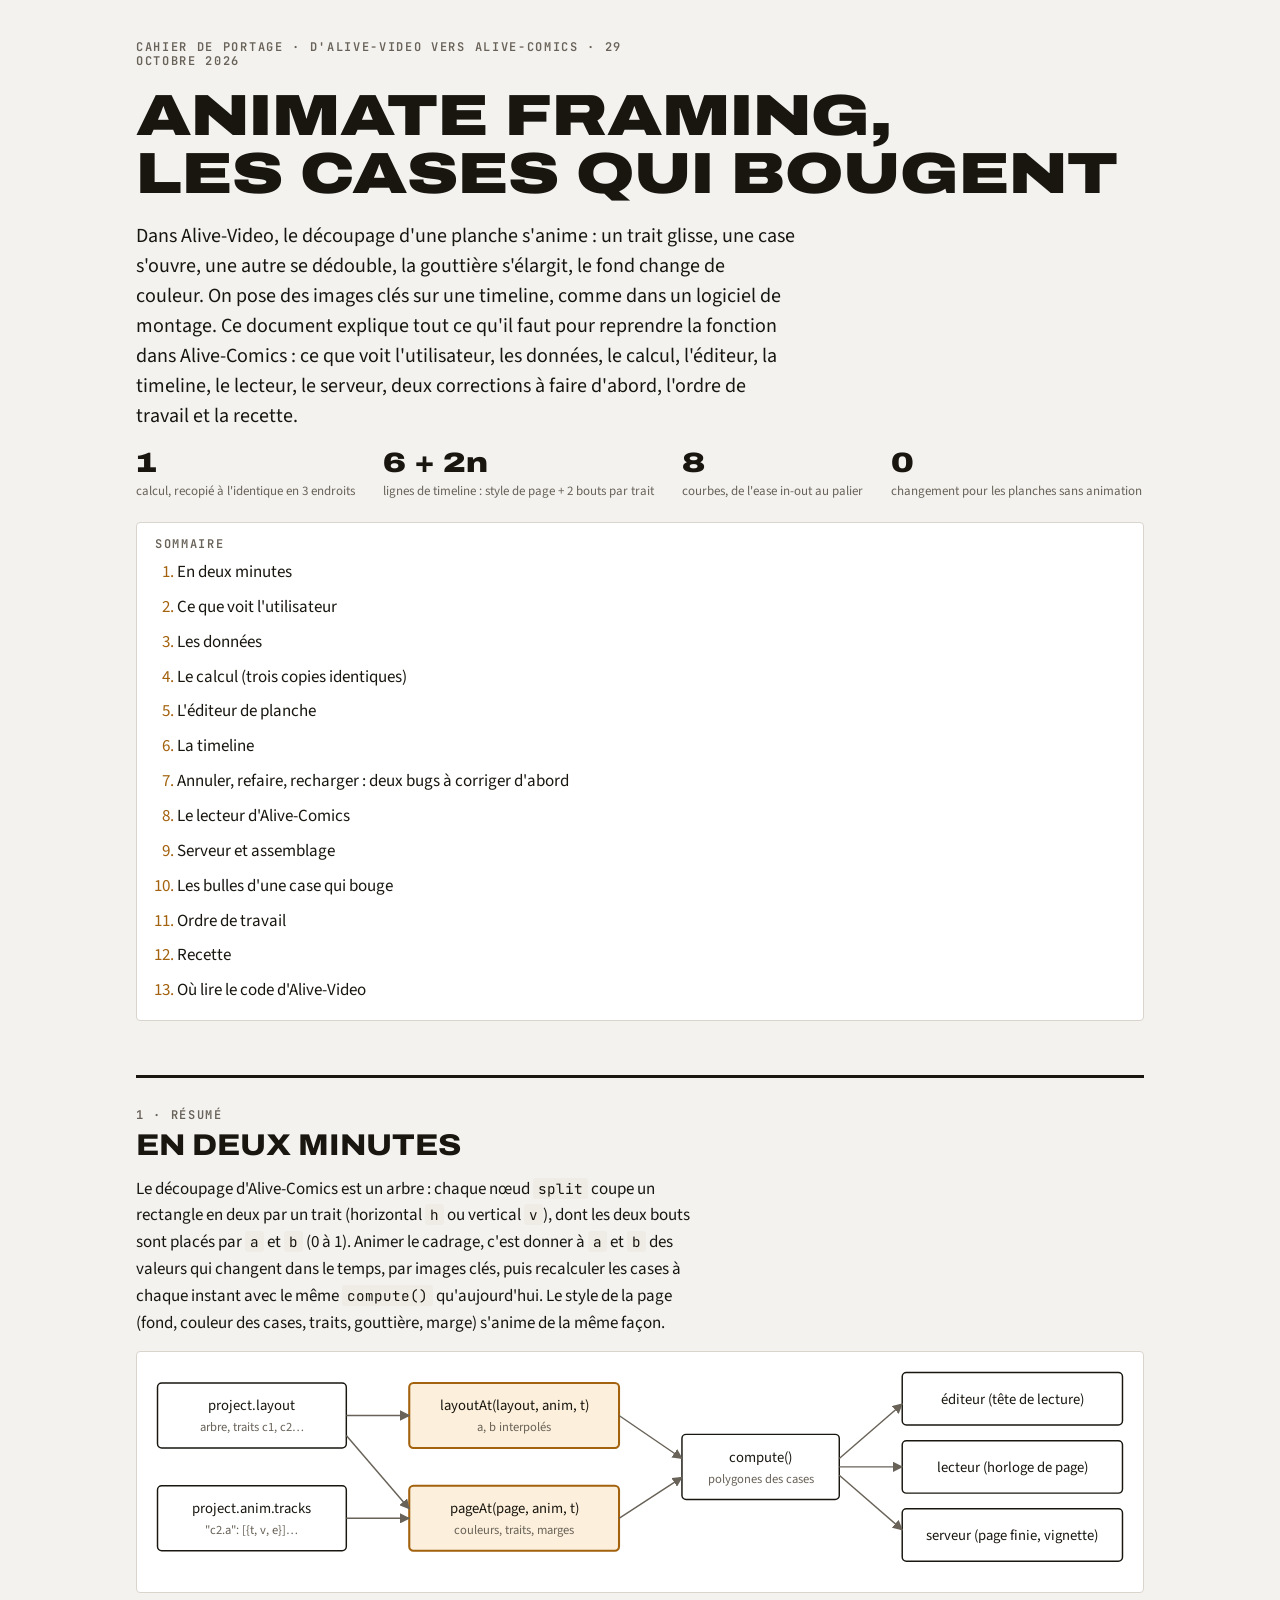
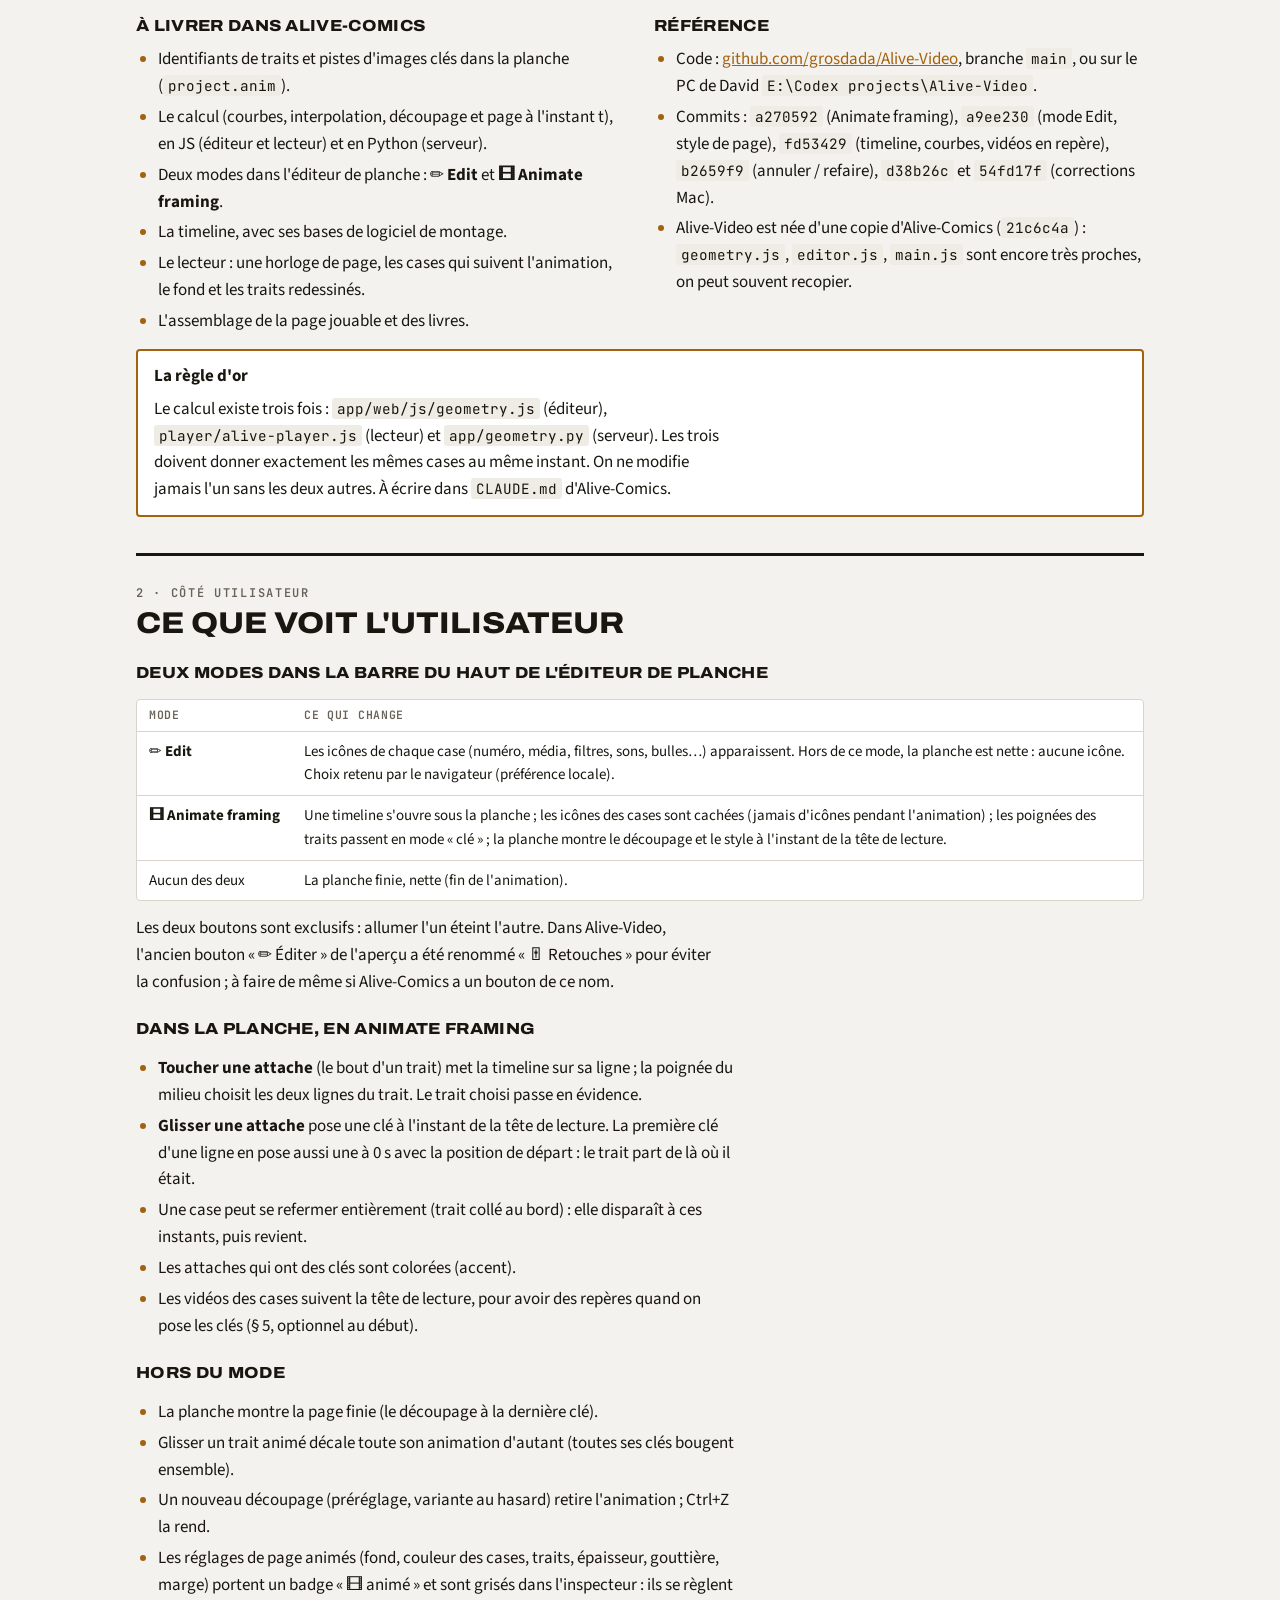
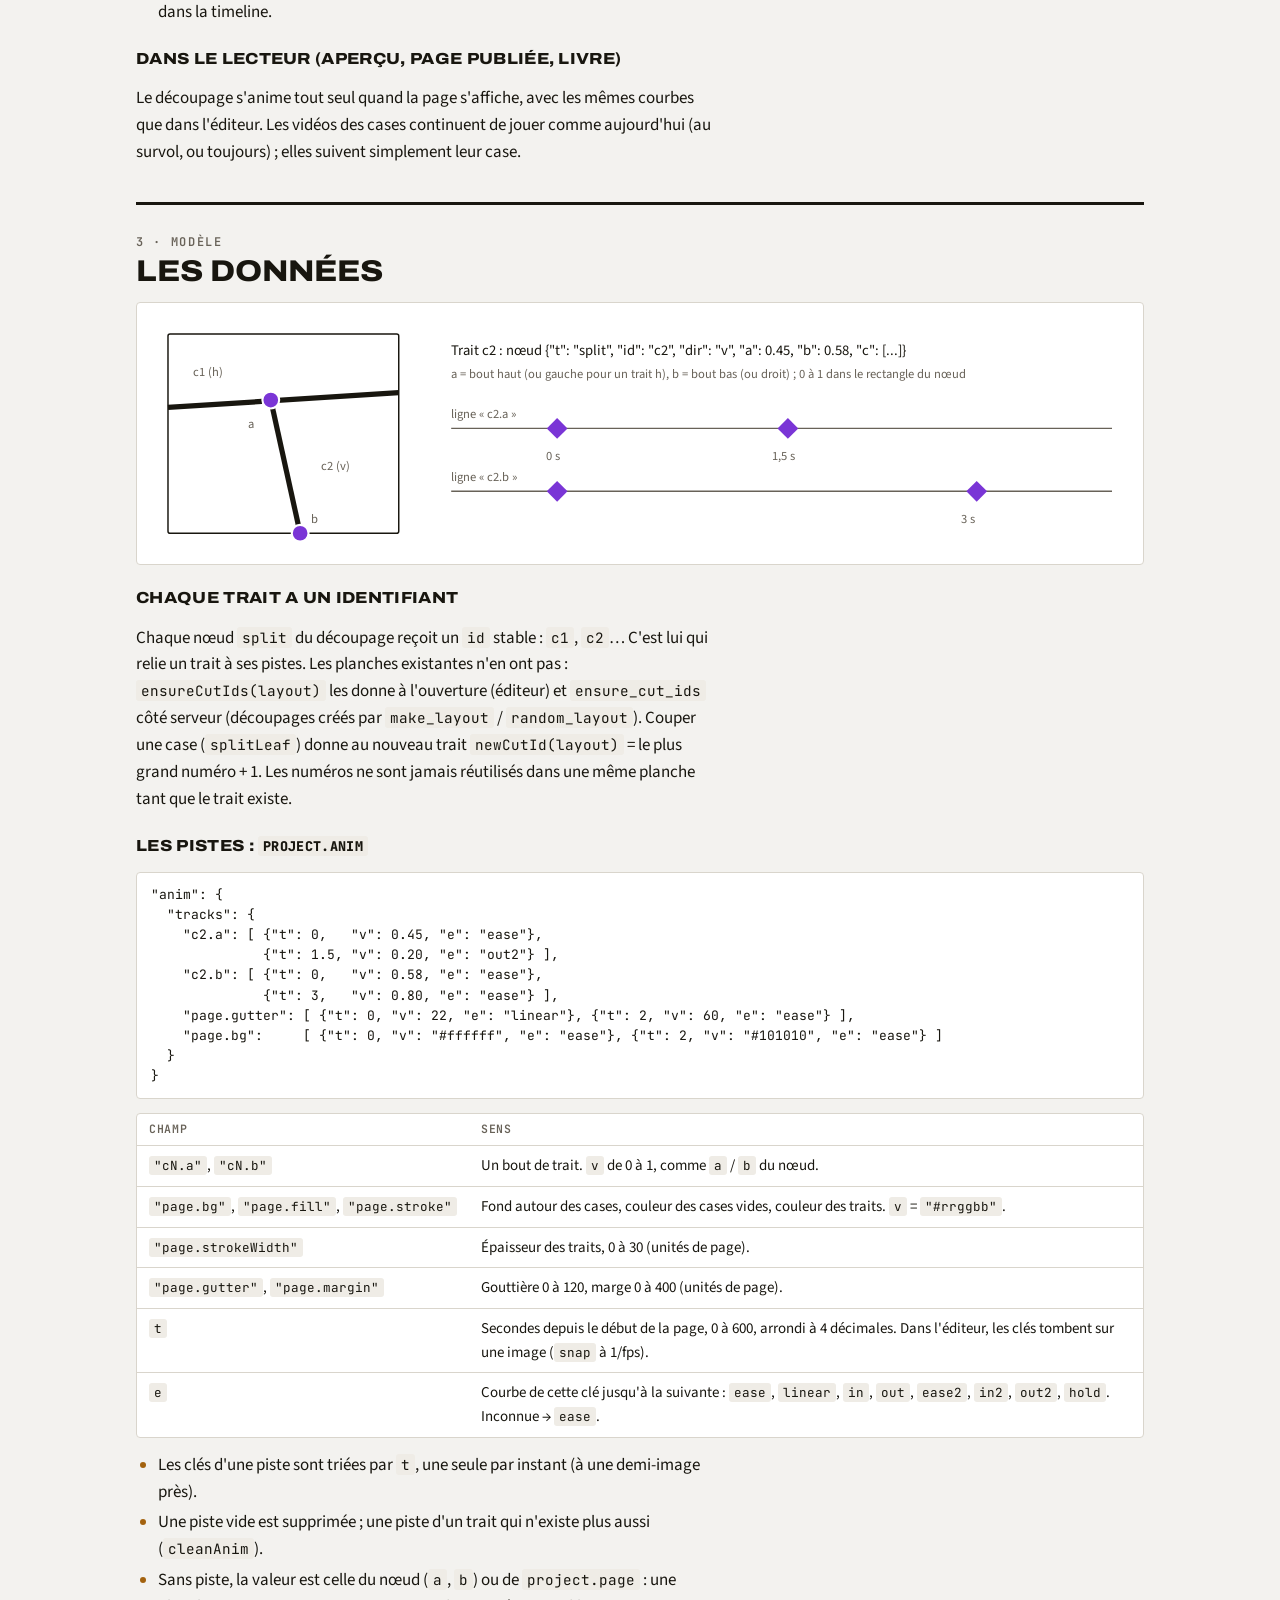
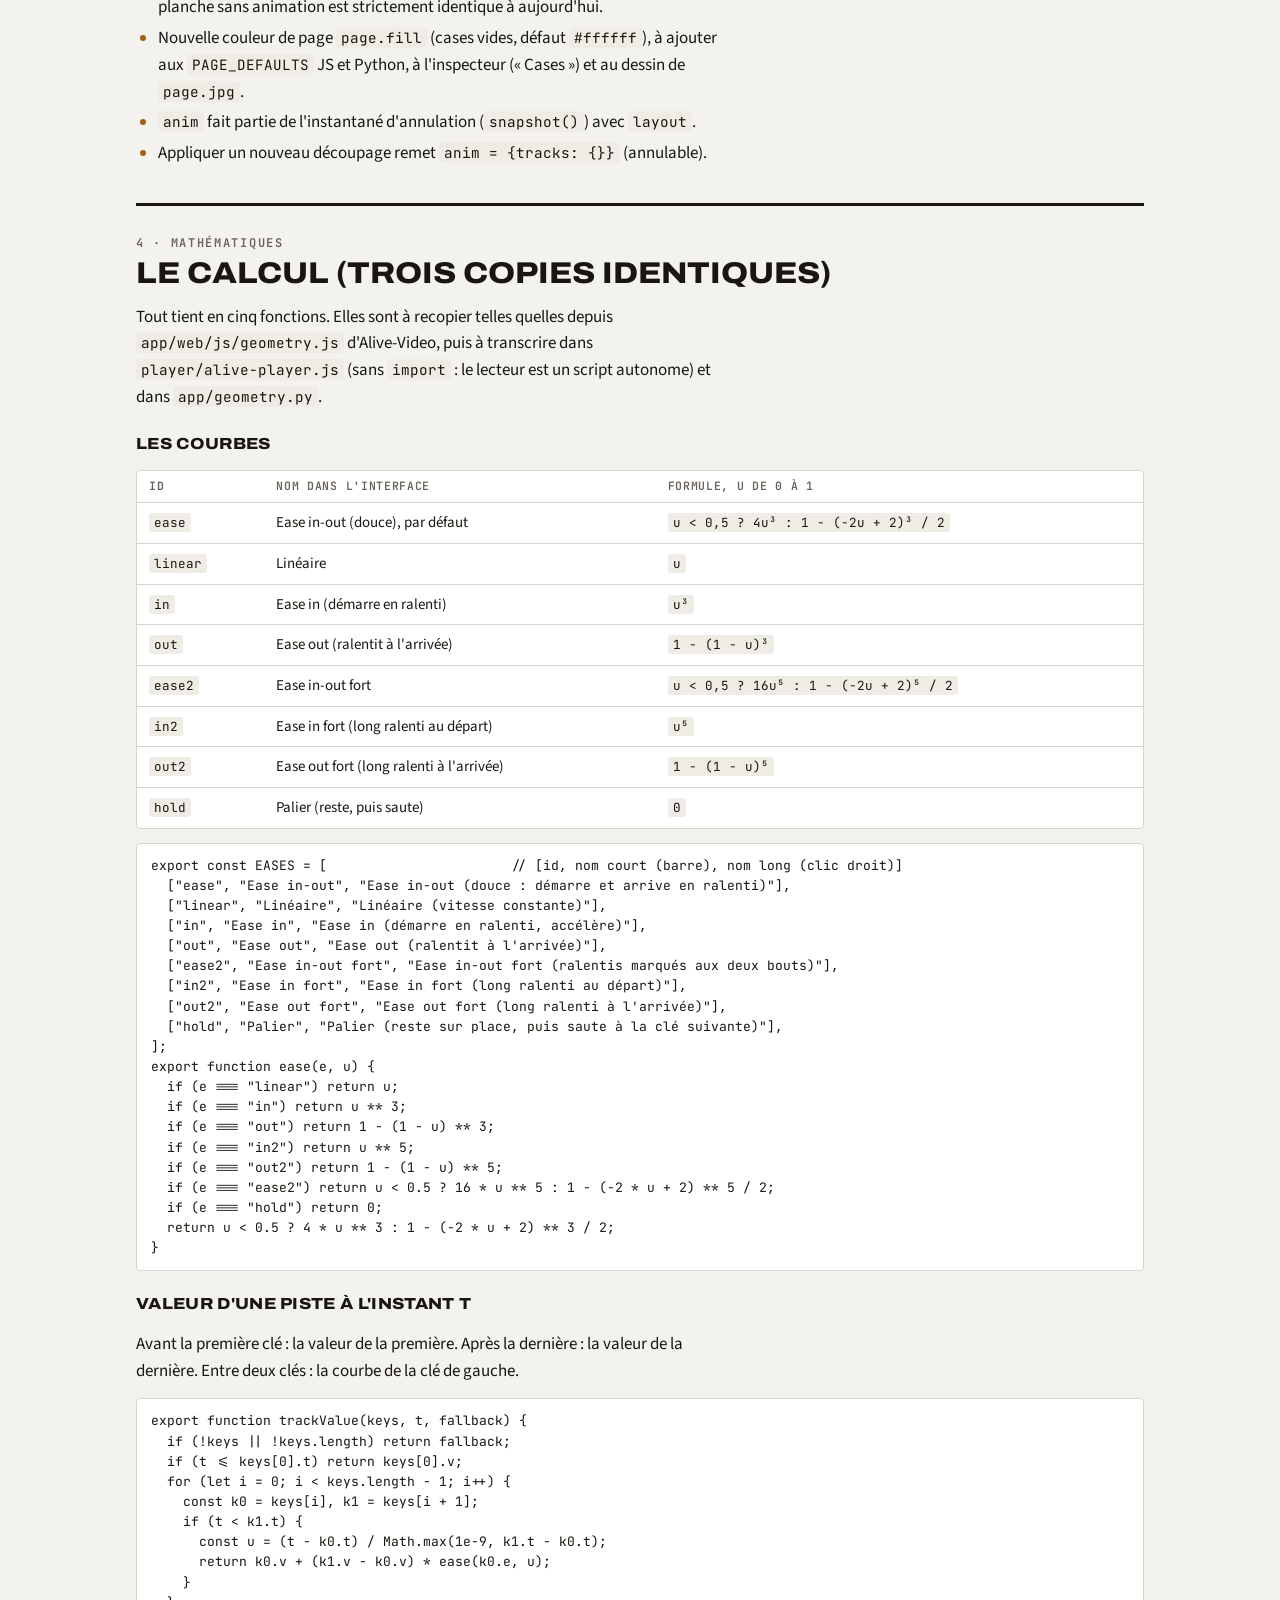
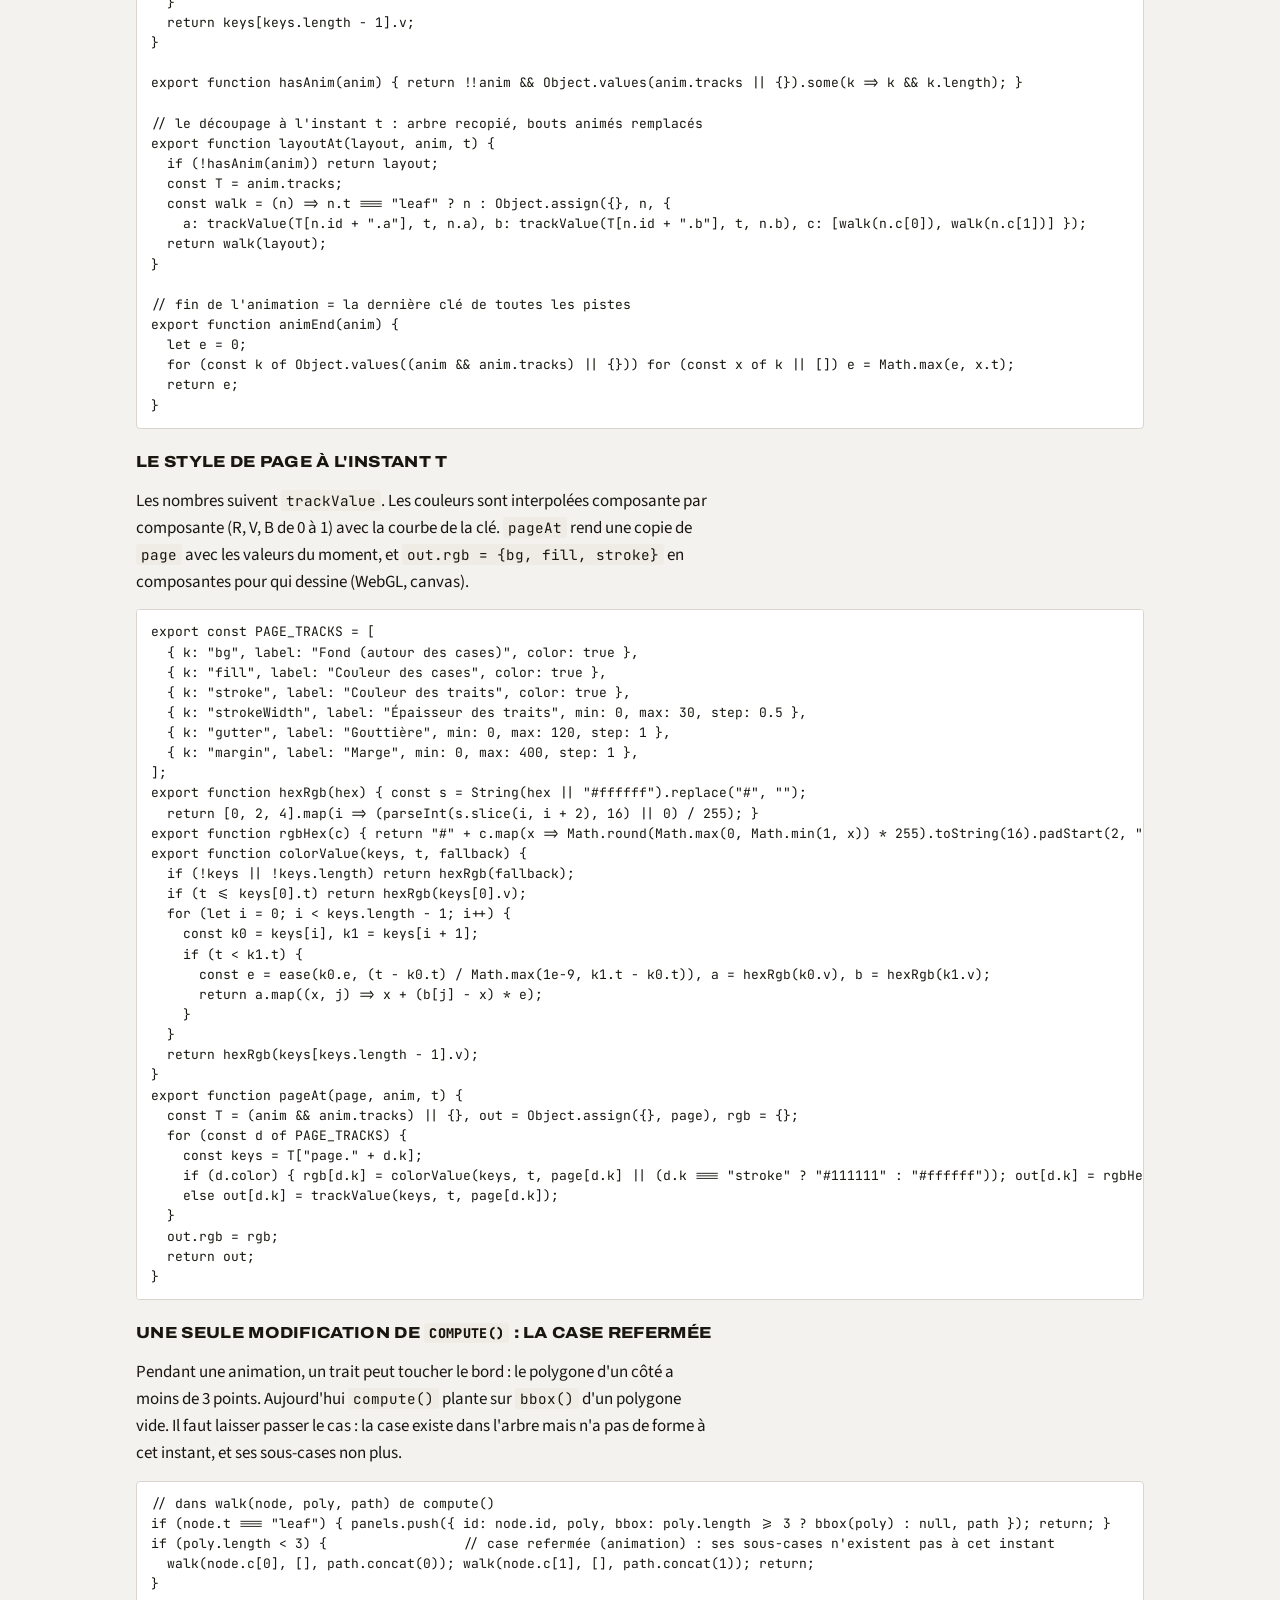
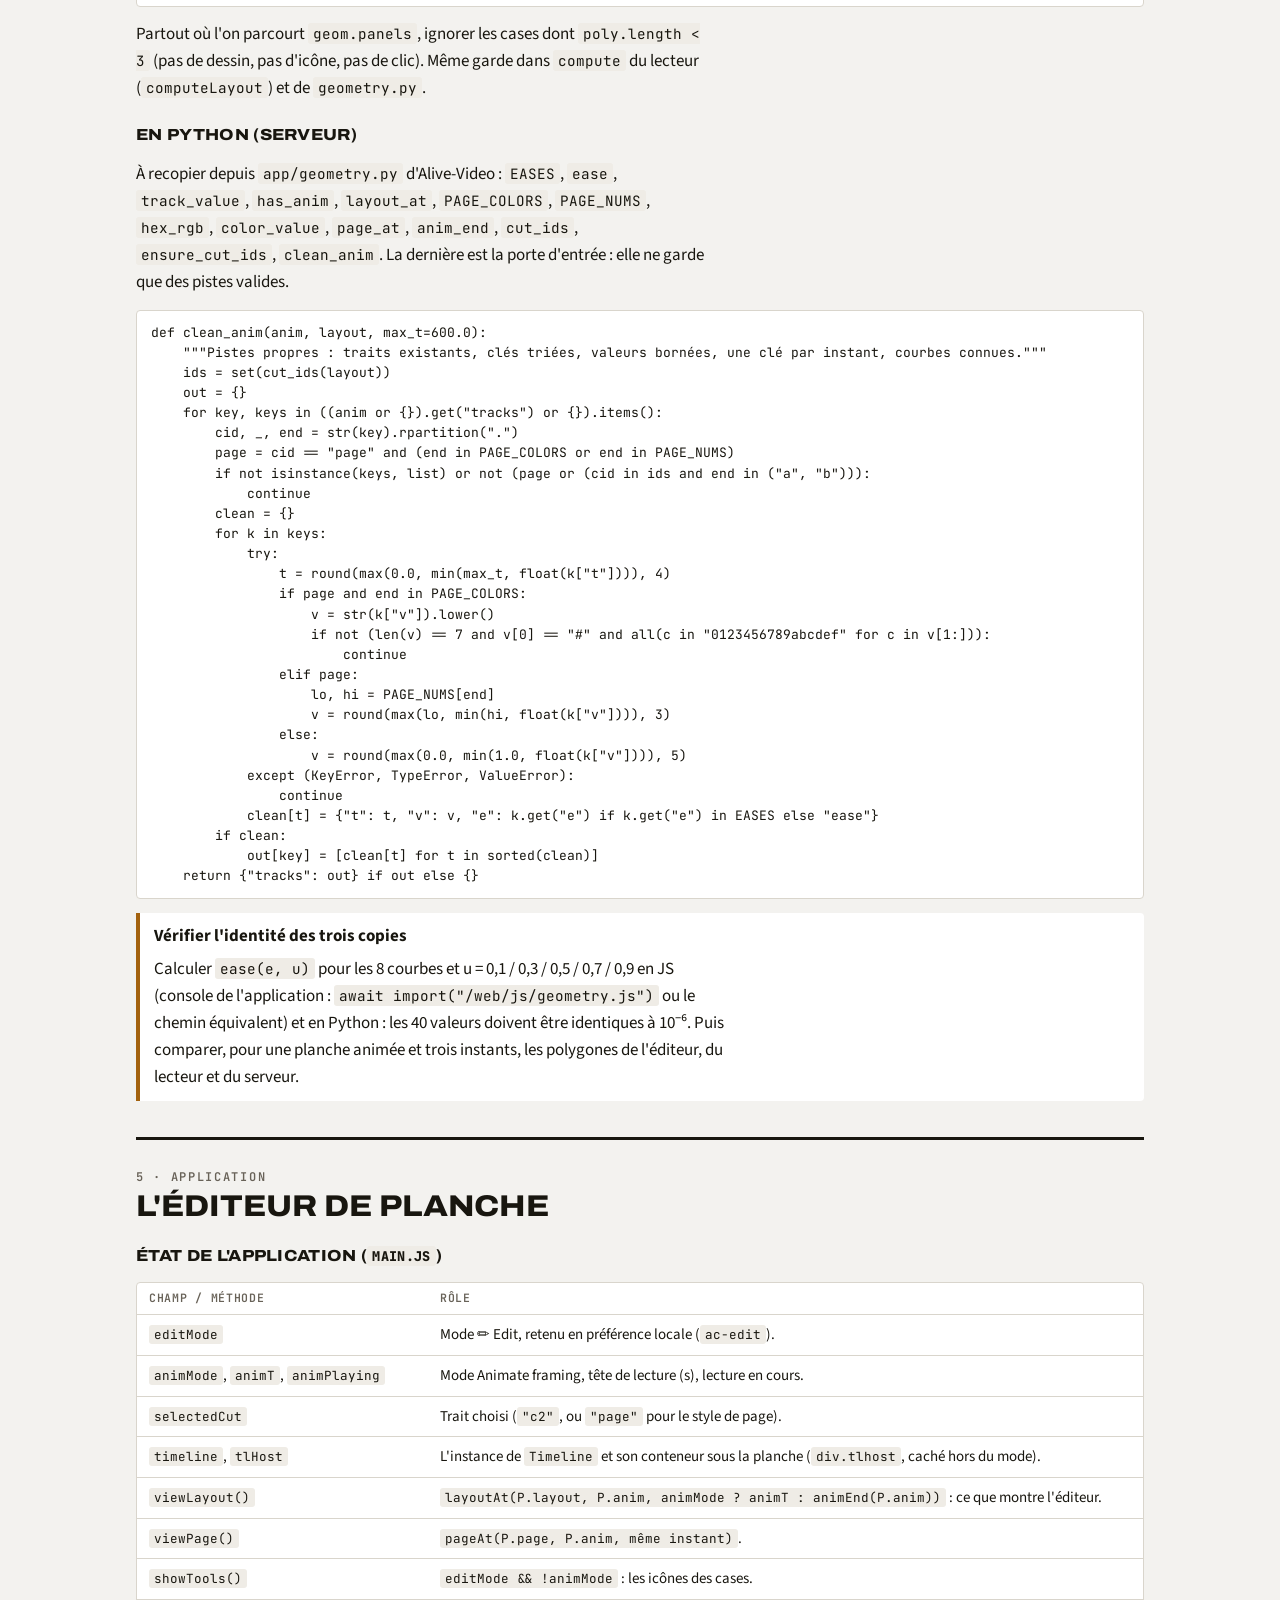
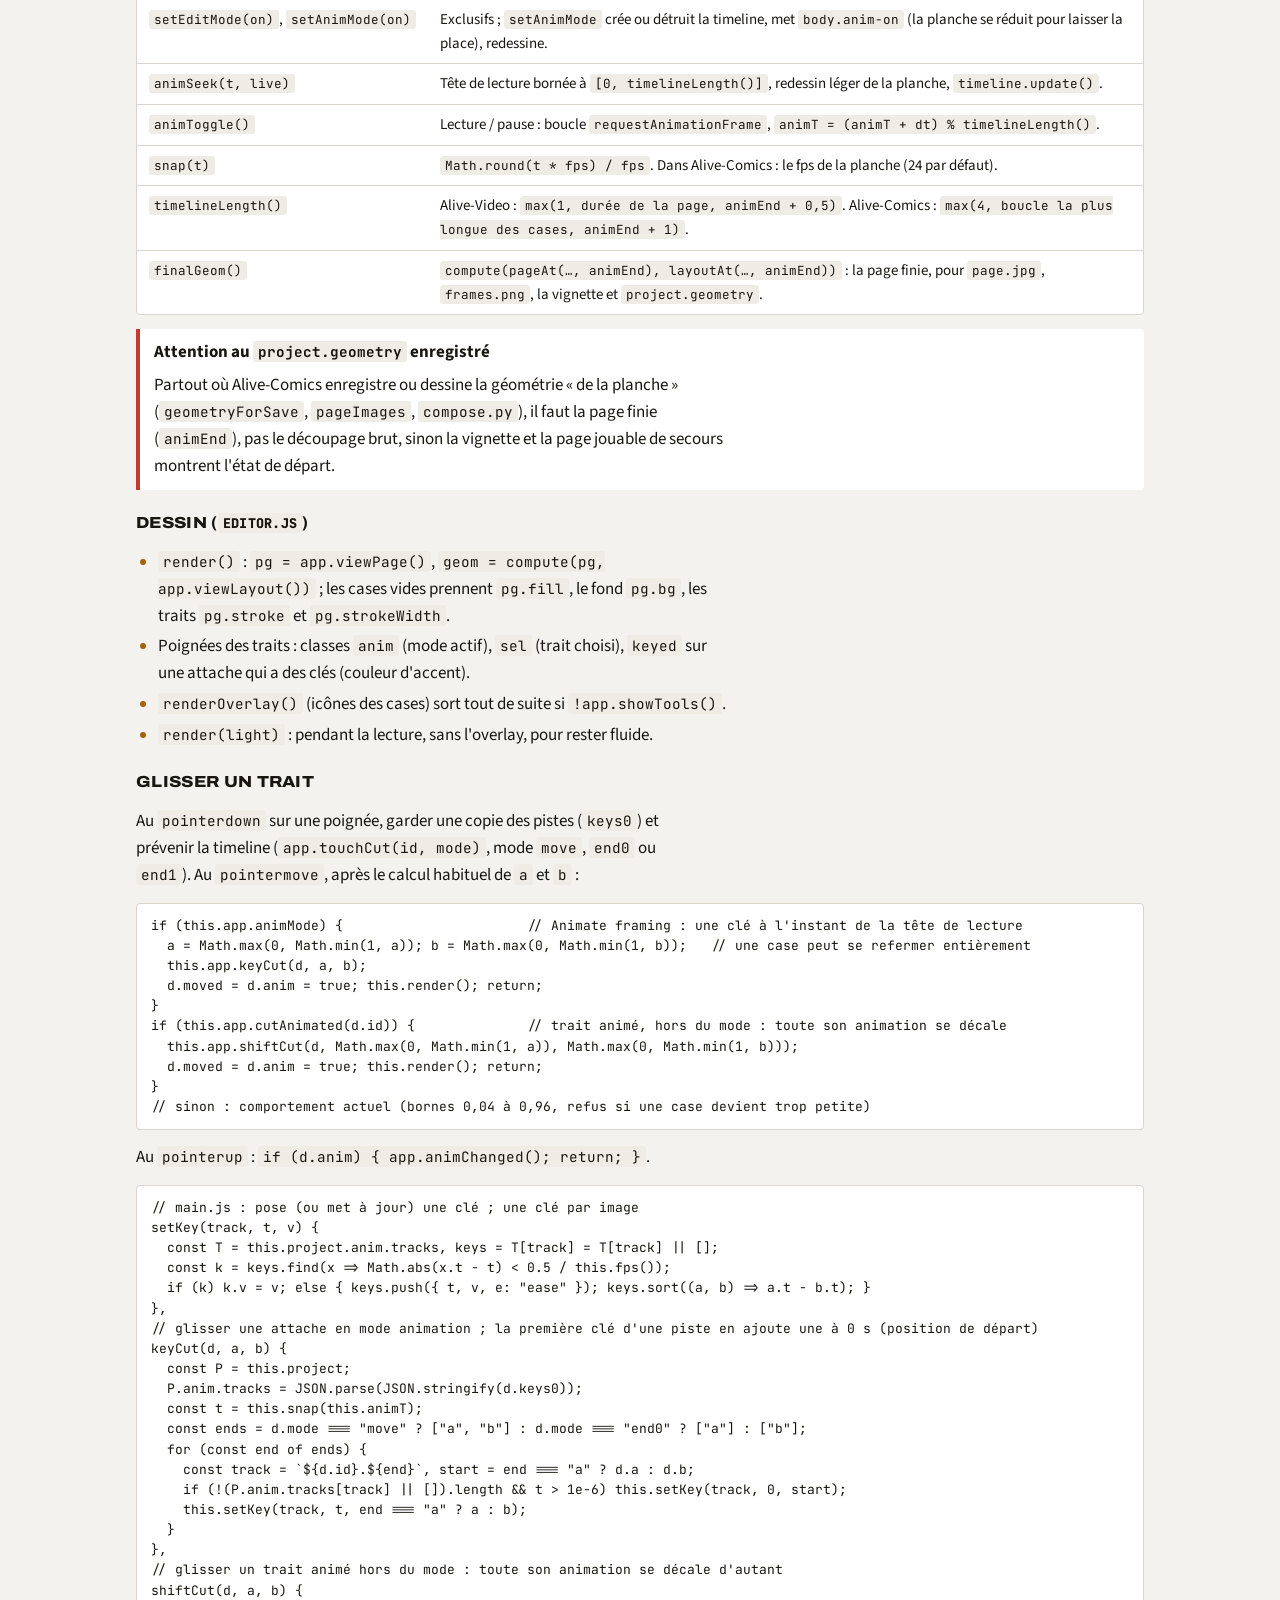
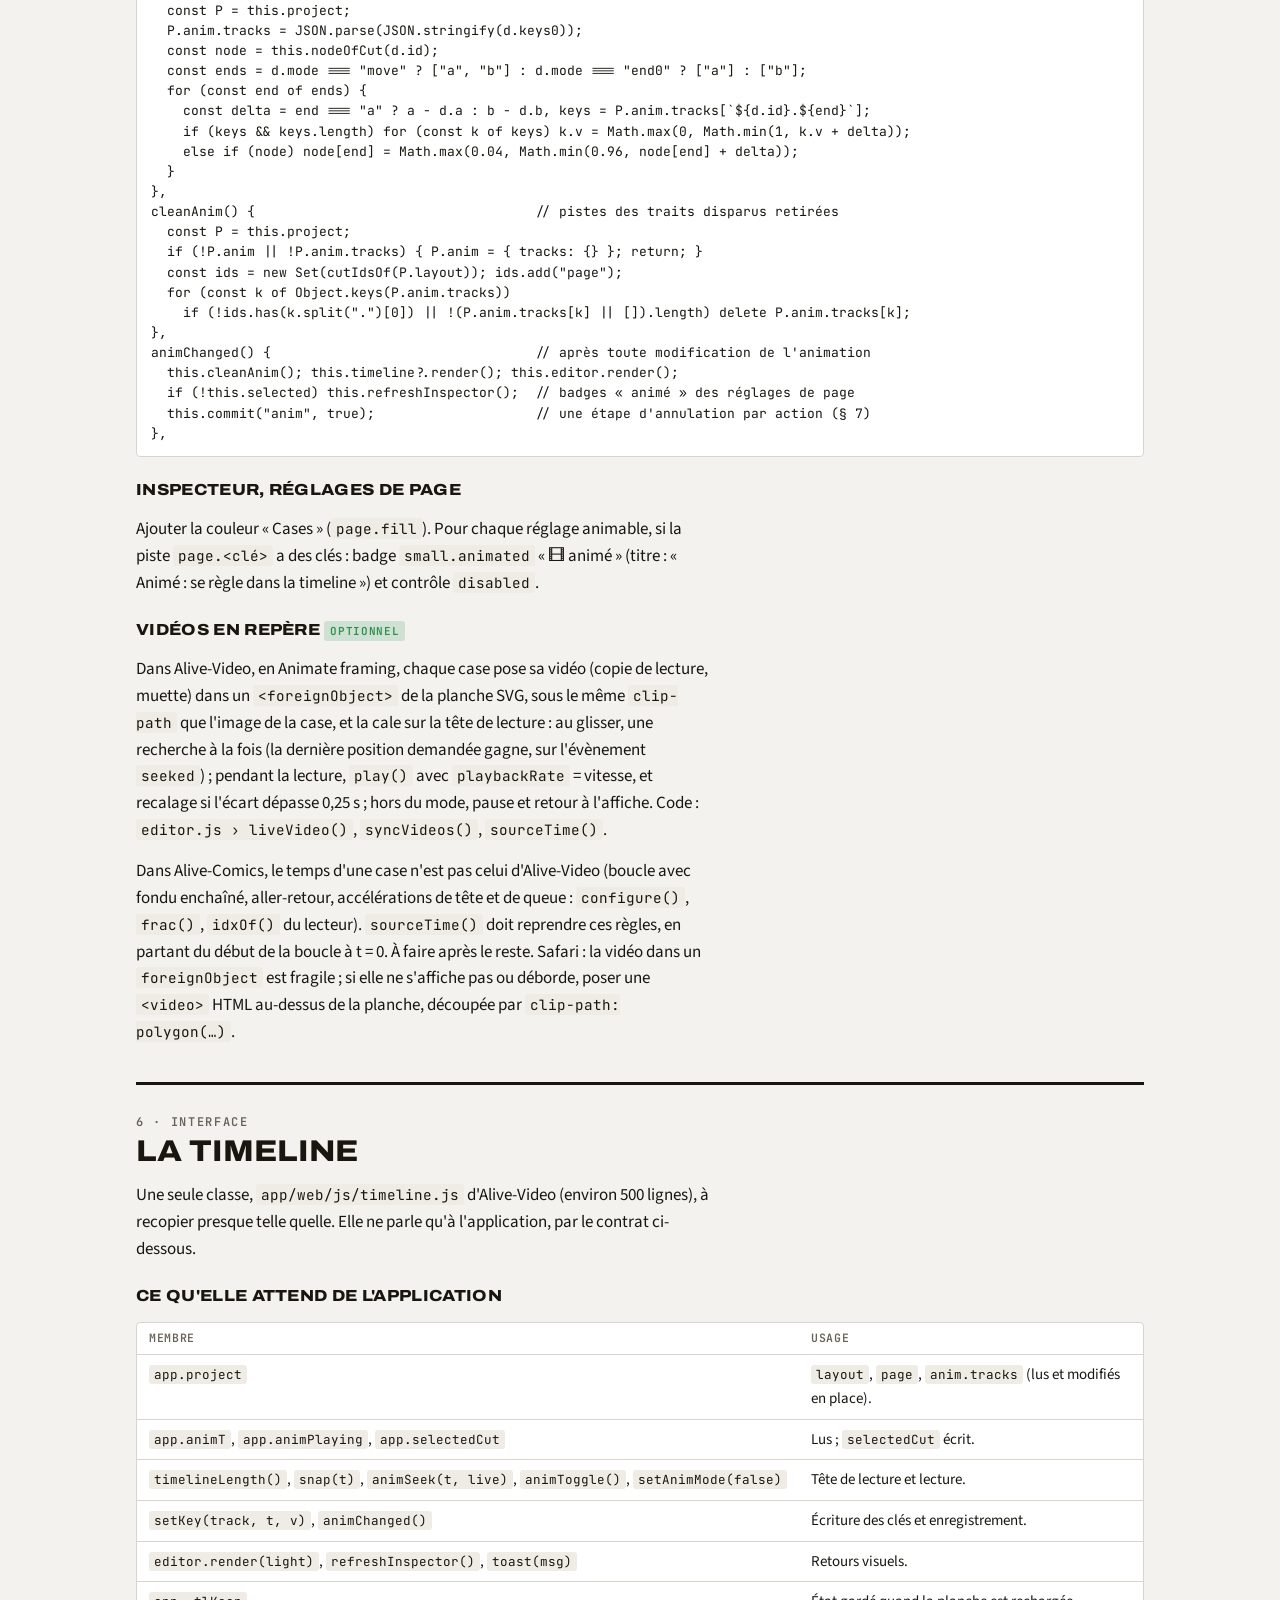
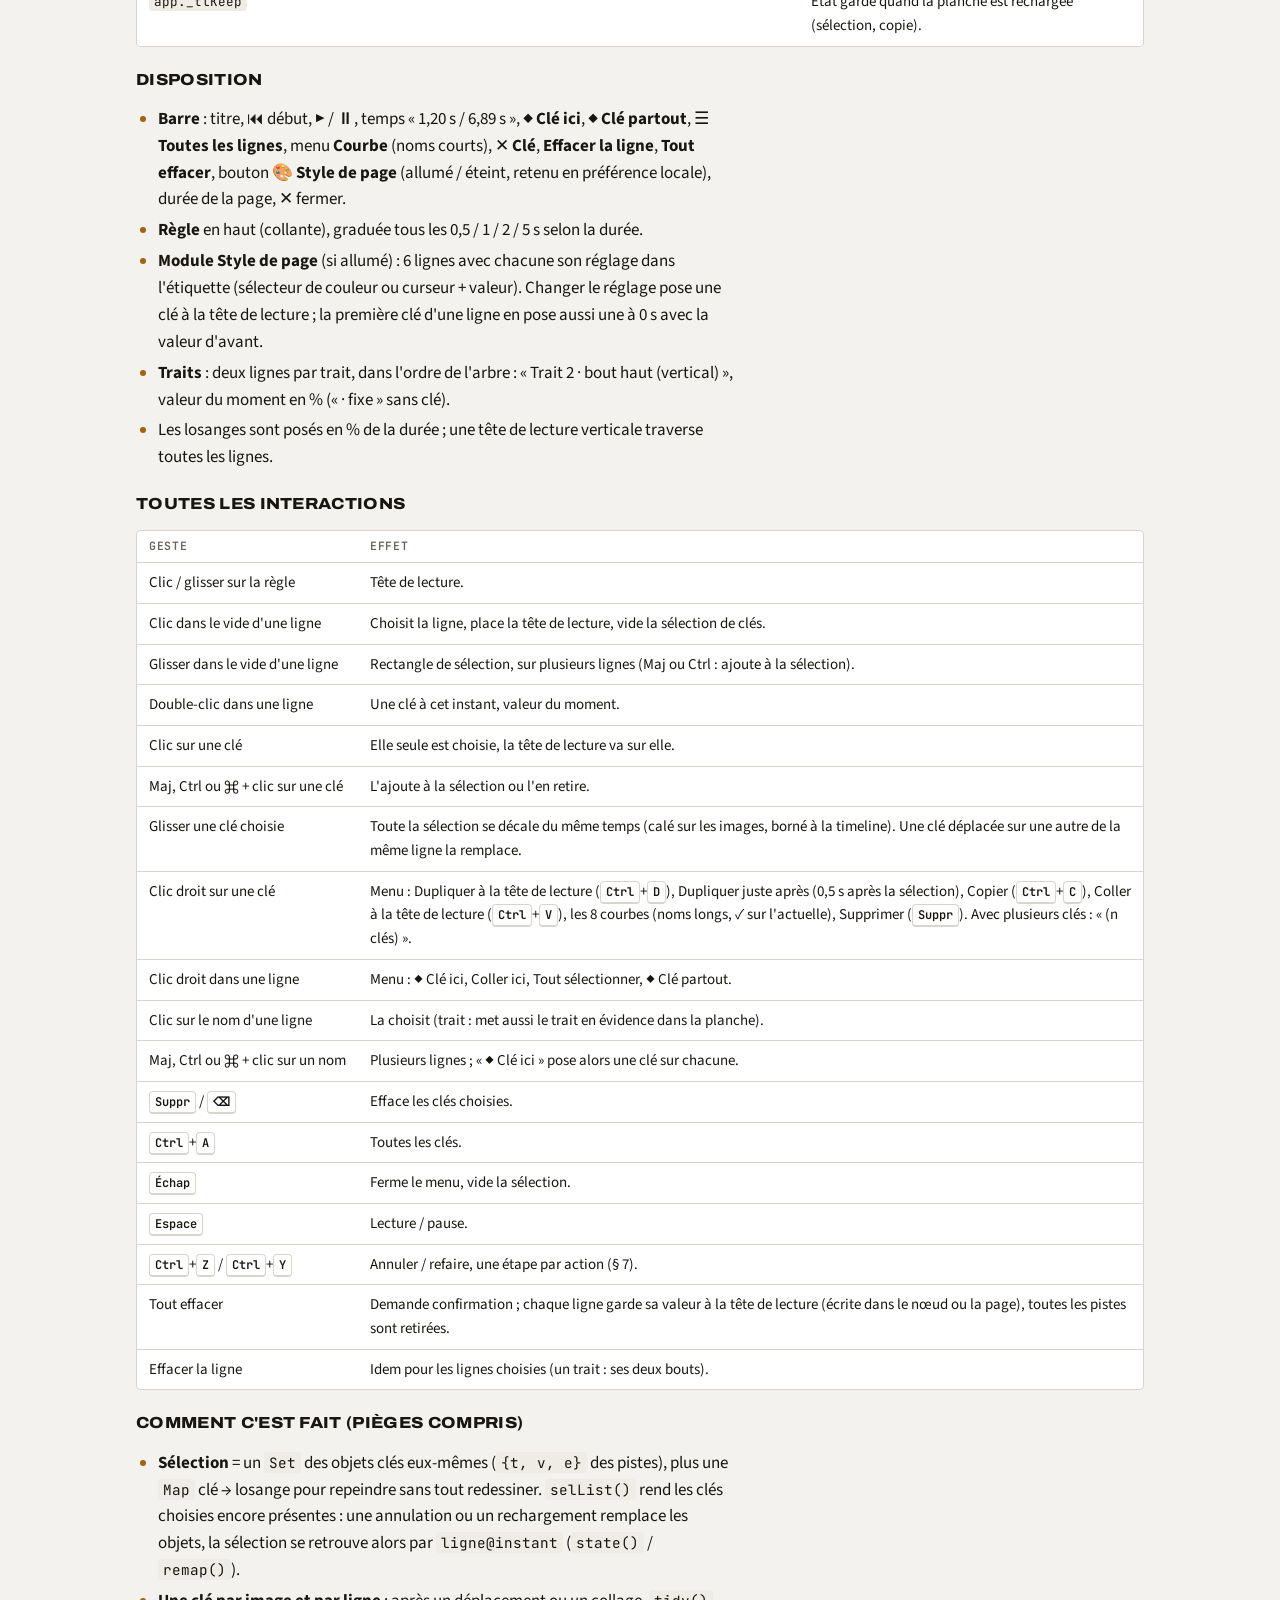
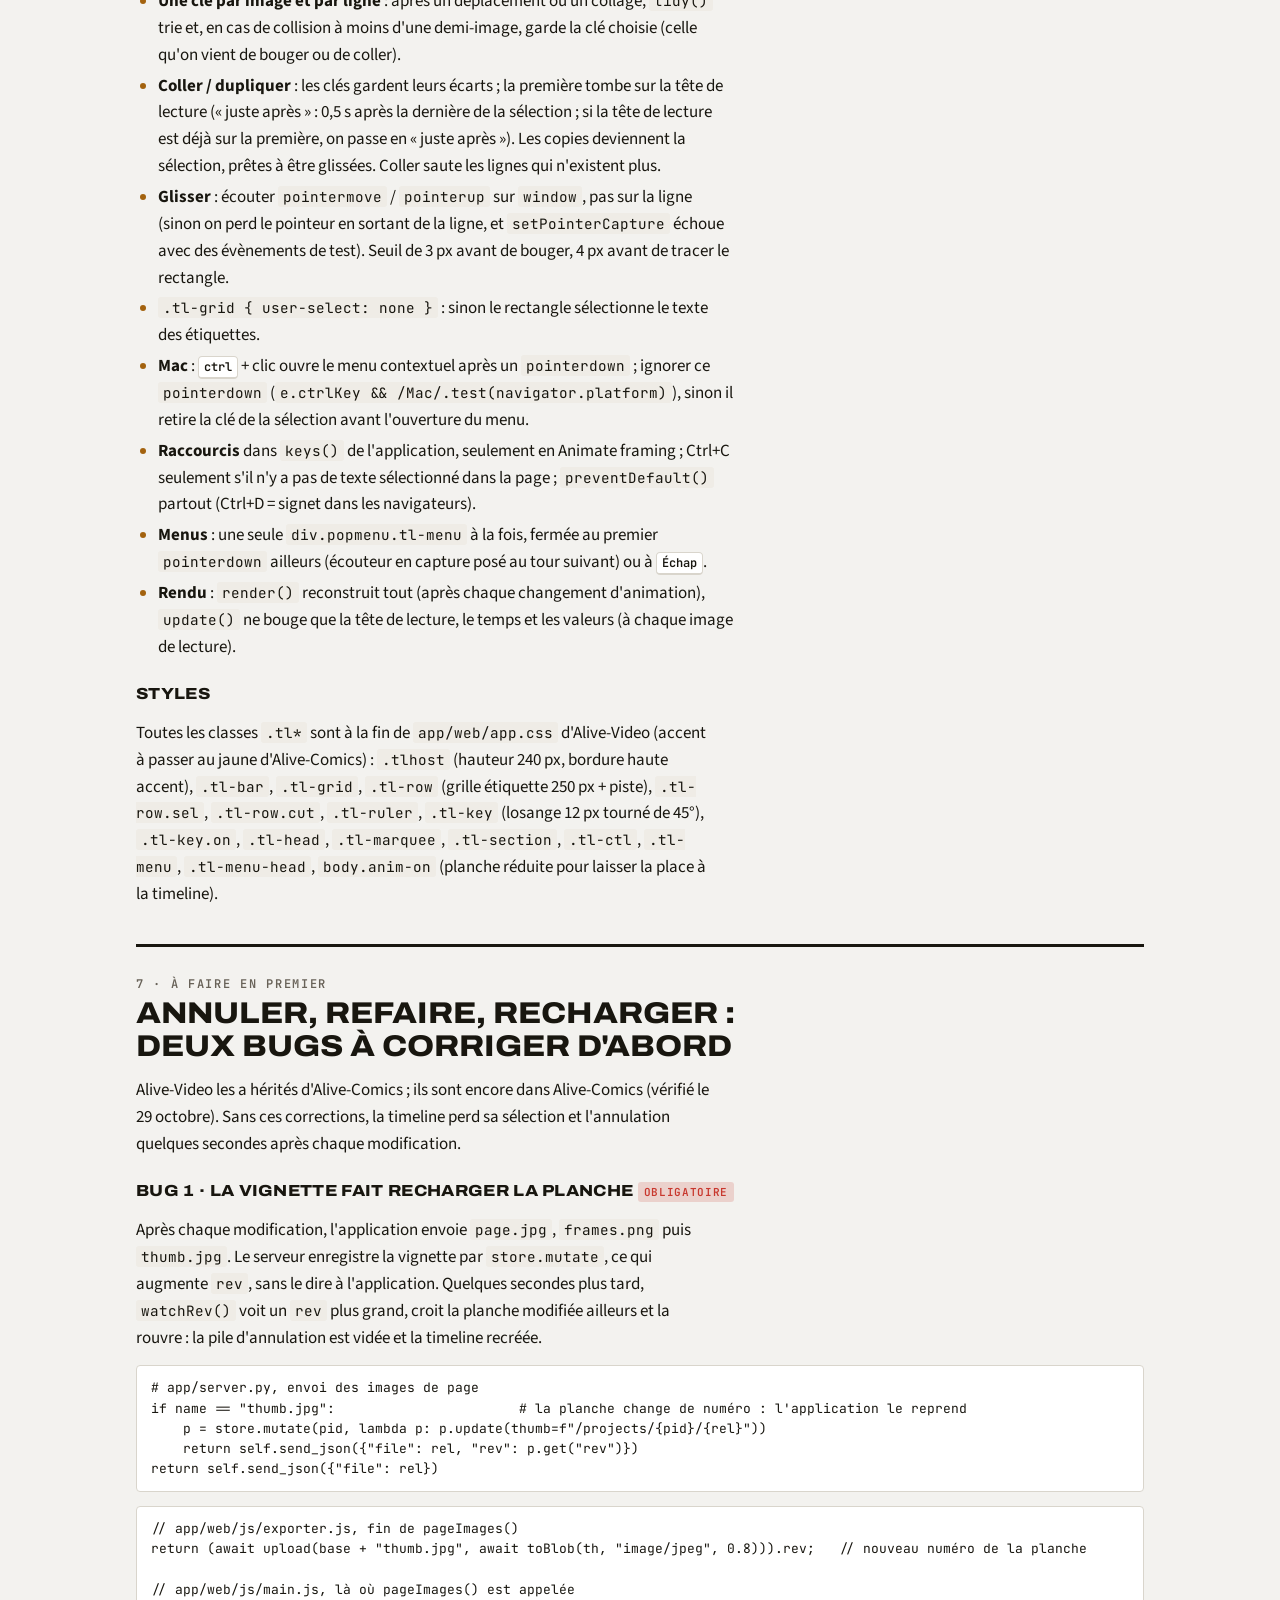
<file: docs/ANIMATE-FRAMING-POUR-ALIVE-COMICS.html>
<!doctype html>
<html lang="fr">
<head>
<meta charset="utf-8">
<meta name="viewport" content="width=device-width, initial-scale=1">
<title>Animate framing pour Alive-Comics</title>
<link rel="preconnect" href="https://fonts.googleapis.com">
<link rel="preconnect" href="https://fonts.gstatic.com" crossorigin>
<link rel="stylesheet" href="https://fonts.googleapis.com/css2?family=Archivo:wdth,wght@112,500;112,800;125,900&family=Source+Sans+3:ital,wght@0,400;0,600;0,700;1,400&family=JetBrains+Mono:wght@400;600&display=swap">
<style>
/* Cahier de portage : la fonction « Animate framing » d'Alive-Video, a reprendre dans Alive-Comics.
   Meme charte que les documentations des deux applications, accent jaune d'Alive-Comics. */
:root {
  --bg: #f3f2ef; --panel: #ffffff; --ink: #18160f; --muted: #686258; --line: #d9d5cc; --stroke: #18160f;
  --accent: #a3620e; --accent-soft: #f2b45c; --code: #efece6; --purple: #7a35d6;
  --ok: #2f8f4e; --todo: #c97f12; --redo: #c8382e;
  --display: "Archivo", "Arial Black", "Helvetica Neue", sans-serif;
  --body: "Source Sans 3", "Segoe UI", system-ui, sans-serif;
  --mono: "JetBrains Mono", ui-monospace, Consolas, monospace;
  color-scheme: light;
}
@media (prefers-color-scheme: dark) {
  :root:not([data-theme="light"]) {
    --bg: #121212; --panel: #1b1b1b; --ink: #ece8e1; --muted: #9a948a; --line: #2e2e2e; --stroke: #000000;
    --accent: #f2b45c; --accent-soft: #f2b45c; --code: #232120; --purple: #b36bff;
    --ok: #45b56a; --todo: #f2a33c; --redo: #e0483e; color-scheme: dark;
  }
}
:root[data-theme="dark"] {
  --bg: #121212; --panel: #1b1b1b; --ink: #ece8e1; --muted: #9a948a; --line: #2e2e2e; --stroke: #000000;
  --accent: #f2b45c; --accent-soft: #f2b45c; --code: #232120; --purple: #b36bff;
  --ok: #45b56a; --todo: #f2a33c; --redo: #e0483e; color-scheme: dark;
}
* { box-sizing: border-box; }
body { background: var(--bg); color: var(--ink); font: 17px/1.58 var(--body); margin: 0; }
.wrap { max-width: 1040px; margin: 0 auto; padding-inline: 16px; padding-block: 28px 72px; }
h1, h2, h3 { font-family: var(--display); text-wrap: balance; margin: 0; }
h1 { font-weight: 900; font-stretch: 125%; font-size: clamp(32px, 5.6vw, 58px); line-height: 1; text-transform: uppercase; }
h2 { font-weight: 800; font-stretch: 112%; font-size: clamp(22px, 3vw, 30px); line-height: 1.1; text-transform: uppercase; }
h3 { font-weight: 800; font-stretch: 112%; font-size: 16px; letter-spacing: .02em; text-transform: uppercase; margin-top: 6px; }
p { margin: 0; max-width: 72ch; }
a { color: var(--accent); }
.eyebrow { font: 600 12px/1.2 var(--mono); letter-spacing: .14em; text-transform: uppercase; color: var(--muted); }
.lead { font-size: clamp(18px, 2vw, 20px); line-height: 1.5; max-width: 66ch; }
.muted { color: var(--muted); }
code { font-family: var(--mono); font-size: .84em; background: var(--code); padding: 1px 5px; border-radius: 3px; overflow-wrap: anywhere; }
pre { margin: 0; background: var(--panel); border: 1px solid var(--line); border-radius: 4px; padding: 12px 14px; overflow-x: auto;
      font: 13px/1.55 var(--mono); max-width: 100%; }
pre code { background: none; padding: 0; font-size: inherit; overflow-wrap: normal; }
kbd { font: 600 12px/1 var(--mono); border: 1px solid var(--line); border-bottom-width: 2px; border-radius: 4px; padding: 2px 5px; background: var(--panel); white-space: nowrap; }
header.hero { display: grid; gap: 18px; padding-block: 12px 22px; }
.stats { display: flex; flex-wrap: wrap; gap: 10px 28px; font-variant-numeric: tabular-nums; }
.stat b { display: block; font: 900 28px/1 var(--display); font-stretch: 125%; }
.stat span { font-size: 13px; color: var(--muted); }
nav.toc { background: var(--panel); border: 1px solid var(--line); border-radius: 4px; padding: 14px 18px; }
nav.toc ol { margin: 6px 0 0; padding-left: 22px; columns: 2 260px; column-gap: 32px; }
nav.toc li { margin: 2px 0; break-inside: avoid; }
nav.toc a { color: var(--ink); text-decoration: none; }
nav.toc a:hover { color: var(--accent); }
section { padding-block: 30px 4px; border-top: 3px solid var(--stroke); margin-top: 32px; display: grid; gap: 14px; min-width: 0; }
.sec-head { display: grid; gap: 6px; }
ul, ol { margin: 0; padding-left: 22px; display: grid; gap: 4px; }
li { max-width: 72ch; }
li::marker { color: var(--accent); }
.steps { list-style: none; padding: 0; counter-reset: s; display: grid; gap: 10px; }
.steps > li { counter-increment: s; display: grid; grid-template-columns: 34px minmax(0, 1fr); gap: 4px 10px; max-width: none;
              background: var(--panel); border: 1px solid var(--line); border-radius: 4px; padding: 12px 14px; }
.steps > li::before { content: counter(s); font: 900 24px/1 var(--display); font-stretch: 125%; color: var(--accent); grid-row: span 2; }
.steps > li > b { font-size: 16px; }
.steps > li > div { min-width: 0; display: grid; gap: 6px; }
.tbl { overflow-x: auto; border: 1px solid var(--line); border-radius: 4px; background: var(--panel); }
table { border-collapse: collapse; width: 100%; font-size: 15px; }
th, td { text-align: left; padding: 8px 12px; border-bottom: 1px solid var(--line); vertical-align: top; }
th { font: 600 11.5px/1.3 var(--mono); letter-spacing: .06em; text-transform: uppercase; color: var(--muted); white-space: nowrap; }
tr:last-child td { border-bottom: 0; }
td:first-child { white-space: nowrap; }
.grid2 { display: grid; grid-template-columns: repeat(auto-fit, minmax(min(300px, 100%), 1fr)); gap: 14px 28px; }
.block { display: grid; gap: 8px; align-content: start; min-width: 0; }
.note { border-left: 4px solid var(--accent); padding: 10px 14px; background: var(--panel); border-radius: 0 4px 4px 0; display: grid; gap: 6px; }
.warn { border-left: 4px solid var(--redo); padding: 10px 14px; background: var(--panel); border-radius: 0 4px 4px 0; display: grid; gap: 6px; }
.rule { border: 2px solid var(--accent); padding: 12px 16px; background: var(--panel); border-radius: 4px; display: grid; gap: 6px; }
.tag { font: 600 11px/1 var(--mono); letter-spacing: .06em; text-transform: uppercase; padding: 3px 6px; border-radius: 3px; white-space: nowrap; }
.tag.must { background: color-mix(in srgb, var(--redo) 18%, transparent); color: var(--redo); }
.tag.should { background: color-mix(in srgb, var(--todo) 20%, transparent); color: var(--todo); }
.tag.opt { background: color-mix(in srgb, var(--ok) 18%, transparent); color: var(--ok); }
.diagram { background: var(--panel); border: 1px solid var(--line); border-radius: 4px; padding: 10px; overflow-x: auto; }
.diagram svg { display: block; width: 100%; min-width: 680px; height: auto; }
.diagram text { font-family: var(--body); fill: var(--ink); font-size: 14px; }
.diagram .q { fill: var(--muted); font-size: 12px; }
.diagram .bx { fill: none; stroke: var(--ink); stroke-width: 1.4; }
.diagram .hot { fill: color-mix(in srgb, var(--accent-soft) 22%, transparent); stroke: var(--accent); stroke-width: 2; }
.diagram .ln { fill: none; stroke: var(--muted); stroke-width: 1.4; }
.diagram .ah { fill: var(--muted); }
.diagram .cut { stroke: var(--ink); stroke-width: 5; }
.diagram .end { fill: var(--purple); stroke: var(--panel); stroke-width: 2; }
.diagram .key { fill: var(--purple); }
.checks { list-style: none; padding: 0; display: grid; gap: 6px; }
.checks li { padding-left: 28px; position: relative; max-width: none; }
.checks li::before { content: ""; position: absolute; left: 2px; top: 5px; width: 14px; height: 14px; border: 2px solid var(--accent); border-radius: 3px; }
footer { margin-top: 40px; padding-top: 16px; border-top: 1px solid var(--line); font-size: 14px; color: var(--muted); display: grid; gap: 6px; }
@media (max-width: 560px) { body { font-size: 16px; } td:first-child { white-space: normal; } }
</style>
</head>
<body>
<div class="wrap">

<header class="hero">
  <p class="eyebrow">Cahier de portage · d'Alive-Video vers Alive-Comics · 29 octobre 2026</p>
  <h1>Animate framing,<br>les cases qui bougent</h1>
  <p class="lead">Dans Alive-Video, le découpage d'une planche s'anime : un trait glisse, une case s'ouvre, une autre se
    dédouble, la gouttière s'élargit, le fond change de couleur. On pose des images clés sur une timeline, comme dans un
    logiciel de montage. Ce document explique tout ce qu'il faut pour reprendre la fonction dans Alive-Comics : ce que voit
    l'utilisateur, les données, le calcul, l'éditeur, la timeline, le lecteur, le serveur, deux corrections à faire d'abord,
    l'ordre de travail et la recette.</p>
  <div class="stats">
    <div class="stat"><b>1</b><span>calcul, recopié à l'identique en 3 endroits</span></div>
    <div class="stat"><b>6 + 2n</b><span>lignes de timeline : style de page + 2 bouts par trait</span></div>
    <div class="stat"><b>8</b><span>courbes, de l'ease in-out au palier</span></div>
    <div class="stat"><b>0</b><span>changement pour les planches sans animation</span></div>
  </div>
  <nav class="toc" aria-label="Sommaire">
    <p class="eyebrow">Sommaire</p>
    <ol>
      <li><a href="#bref">En deux minutes</a></li>
      <li><a href="#usage">Ce que voit l'utilisateur</a></li>
      <li><a href="#donnees">Les données</a></li>
      <li><a href="#calcul">Le calcul (trois copies identiques)</a></li>
      <li><a href="#editeur">L'éditeur de planche</a></li>
      <li><a href="#timeline">La timeline</a></li>
      <li><a href="#annuler">Annuler, refaire, recharger : deux bugs à corriger d'abord</a></li>
      <li><a href="#lecteur">Le lecteur d'Alive-Comics</a></li>
      <li><a href="#serveur">Serveur et assemblage</a></li>
      <li><a href="#bulles">Les bulles d'une case qui bouge</a></li>
      <li><a href="#ordre">Ordre de travail</a></li>
      <li><a href="#recette">Recette</a></li>
      <li><a href="#code">Où lire le code d'Alive-Video</a></li>
    </ol>
  </nav>
</header>

<!-- ============================================================ 1 -->
<section id="bref">
  <div class="sec-head"><p class="eyebrow">1 · Résumé</p><h2>En deux minutes</h2></div>
  <p>Le découpage d'Alive-Comics est un arbre : chaque nœud <code>split</code> coupe un rectangle en deux par un trait
    (horizontal <code>h</code> ou vertical <code>v</code>), dont les deux bouts sont placés par <code>a</code> et
    <code>b</code> (0 à 1). Animer le cadrage, c'est donner à <code>a</code> et <code>b</code> des valeurs qui
    changent dans le temps, par images clés, puis recalculer les cases à chaque instant avec le même
    <code>compute()</code> qu'aujourd'hui. Le style de la page (fond, couleur des cases, traits, gouttière, marge)
    s'anime de la même façon.</p>
  <div class="diagram" role="img" aria-label="Chaîne de calcul : les pistes d'images clés et le découpage donnent le découpage et la page à l'instant t, puis compute donne les cases, utilisées par l'éditeur, le lecteur et le serveur">
    <svg viewBox="0 0 940 210">
      <defs><marker id="ar" viewBox="0 0 10 10" refX="9" refY="5" markerWidth="7" markerHeight="7" orient="auto"><path class="ah" d="M0 0L10 5L0 10z"/></marker></defs>
      <rect class="bx" x="10" y="20" width="180" height="62" rx="4"/><text x="100" y="46" text-anchor="middle">project.layout</text><text class="q" x="100" y="66" text-anchor="middle">arbre, traits c1, c2…</text>
      <rect class="bx" x="10" y="118" width="180" height="62" rx="4"/><text x="100" y="144" text-anchor="middle">project.anim.tracks</text><text class="q" x="100" y="164" text-anchor="middle">"c2.a": [{t, v, e}]…</text>
      <rect class="hot" x="250" y="20" width="200" height="62" rx="4"/><text x="350" y="46" text-anchor="middle">layoutAt(layout, anim, t)</text><text class="q" x="350" y="66" text-anchor="middle">a, b interpolés</text>
      <rect class="hot" x="250" y="118" width="200" height="62" rx="4"/><text x="350" y="144" text-anchor="middle">pageAt(page, anim, t)</text><text class="q" x="350" y="164" text-anchor="middle">couleurs, traits, marges</text>
      <rect class="bx" x="510" y="69" width="150" height="62" rx="4"/><text x="585" y="95" text-anchor="middle">compute()</text><text class="q" x="585" y="115" text-anchor="middle">polygones des cases</text>
      <rect class="bx" x="720" y="10" width="210" height="50" rx="4"/><text x="825" y="40" text-anchor="middle">éditeur (tête de lecture)</text>
      <rect class="bx" x="720" y="75" width="210" height="50" rx="4"/><text x="825" y="105" text-anchor="middle">lecteur (horloge de page)</text>
      <rect class="bx" x="720" y="140" width="210" height="50" rx="4"/><text x="825" y="170" text-anchor="middle">serveur (page finie, vignette)</text>
      <path class="ln" d="M190 51H250" marker-end="url(#ar)"/><path class="ln" d="M190 149H250" marker-end="url(#ar)"/>
      <path class="ln" d="M190 70L250 140" marker-end="url(#ar)"/>
      <path class="ln" d="M450 51L510 92" marker-end="url(#ar)"/><path class="ln" d="M450 149L510 110" marker-end="url(#ar)"/>
      <path class="ln" d="M660 92L720 40" marker-end="url(#ar)"/><path class="ln" d="M660 100H720" marker-end="url(#ar)"/><path class="ln" d="M660 108L720 160" marker-end="url(#ar)"/>
    </svg>
  </div>
  <div class="grid2">
    <div class="block">
      <h3>À livrer dans Alive-Comics</h3>
      <ul>
        <li>Identifiants de traits et pistes d'images clés dans la planche (<code>project.anim</code>).</li>
        <li>Le calcul (courbes, interpolation, découpage et page à l'instant t), en JS (éditeur et lecteur) et en Python
          (serveur).</li>
        <li>Deux modes dans l'éditeur de planche : <b>✏️ Edit</b> et <b>🎞 Animate framing</b>.</li>
        <li>La timeline, avec ses bases de logiciel de montage.</li>
        <li>Le lecteur : une horloge de page, les cases qui suivent l'animation, le fond et les traits redessinés.</li>
        <li>L'assemblage de la page jouable et des livres.</li>
      </ul>
    </div>
    <div class="block">
      <h3>Référence</h3>
      <ul>
        <li>Code : <a href="https://github.com/grosdada/Alive-Video">github.com/grosdada/Alive-Video</a>, branche
          <code>main</code>, ou sur le PC de David <code>E:\Codex projects\Alive-Video</code>.</li>
        <li>Commits : <code>a270592</code> (Animate framing), <code>a9ee230</code> (mode Edit, style de page),
          <code>fd53429</code> (timeline, courbes, vidéos en repère), <code>b2659f9</code> (annuler / refaire),
          <code>d38b26c</code> et <code>54fd17f</code> (corrections Mac).</li>
        <li>Alive-Video est née d'une copie d'Alive-Comics (<code>21c6c4a</code>) : <code>geometry.js</code>,
          <code>editor.js</code>, <code>main.js</code> sont encore très proches, on peut souvent recopier.</li>
      </ul>
    </div>
  </div>
  <div class="rule">
    <b>La règle d'or</b>
    <p>Le calcul existe trois fois : <code>app/web/js/geometry.js</code> (éditeur), <code>player/alive-player.js</code>
      (lecteur) et <code>app/geometry.py</code> (serveur). Les trois doivent donner exactement les mêmes cases au même
      instant. On ne modifie jamais l'un sans les deux autres. À écrire dans <code>CLAUDE.md</code> d'Alive-Comics.</p>
  </div>
</section>

<!-- ============================================================ 2 -->
<section id="usage">
  <div class="sec-head"><p class="eyebrow">2 · Côté utilisateur</p><h2>Ce que voit l'utilisateur</h2></div>
  <h3>Deux modes dans la barre du haut de l'éditeur de planche</h3>
  <div class="tbl"><table>
    <tr><th>Mode</th><th>Ce qui change</th></tr>
    <tr><td><b>✏️ Edit</b></td><td>Les icônes de chaque case (numéro, média, filtres, sons, bulles…) apparaissent. Hors de ce
      mode, la planche est nette : aucune icône. Choix retenu par le navigateur (préférence locale).</td></tr>
    <tr><td><b>🎞 Animate framing</b></td><td>Une timeline s'ouvre sous la planche ; les icônes des cases sont cachées
      (jamais d'icônes pendant l'animation) ; les poignées des traits passent en mode « clé » ; la planche montre le
      découpage et le style à l'instant de la tête de lecture.</td></tr>
    <tr><td>Aucun des deux</td><td>La planche finie, nette (fin de l'animation).</td></tr>
  </table></div>
  <p>Les deux boutons sont exclusifs : allumer l'un éteint l'autre. Dans Alive-Video, l'ancien bouton « ✏️ Éditer » de
    l'aperçu a été renommé « 🎚 Retouches » pour éviter la confusion ; à faire de même si Alive-Comics a un bouton de ce
    nom.</p>
  <h3>Dans la planche, en Animate framing</h3>
  <ul>
    <li><b>Toucher une attache</b> (le bout d'un trait) met la timeline sur sa ligne ; la poignée du milieu choisit les
      deux lignes du trait. Le trait choisi passe en évidence.</li>
    <li><b>Glisser une attache</b> pose une clé à l'instant de la tête de lecture. La première clé d'une ligne en pose
      aussi une à 0 s avec la position de départ : le trait part de là où il était.</li>
    <li>Une case peut se refermer entièrement (trait collé au bord) : elle disparaît à ces instants, puis revient.</li>
    <li>Les attaches qui ont des clés sont colorées (accent).</li>
    <li>Les vidéos des cases suivent la tête de lecture, pour avoir des repères quand on pose les clés (§ 5, optionnel au
      début).</li>
  </ul>
  <h3>Hors du mode</h3>
  <ul>
    <li>La planche montre la page finie (le découpage à la dernière clé).</li>
    <li>Glisser un trait animé décale toute son animation d'autant (toutes ses clés bougent ensemble).</li>
    <li>Un nouveau découpage (préréglage, variante au hasard) retire l'animation ; Ctrl+Z la rend.</li>
    <li>Les réglages de page animés (fond, couleur des cases, traits, épaisseur, gouttière, marge) portent un badge
      « 🎞 animé » et sont grisés dans l'inspecteur : ils se règlent dans la timeline.</li>
  </ul>
  <h3>Dans le lecteur (aperçu, page publiée, livre)</h3>
  <p>Le découpage s'anime tout seul quand la page s'affiche, avec les mêmes courbes que dans l'éditeur. Les vidéos des
    cases continuent de jouer comme aujourd'hui (au survol, ou toujours) ; elles suivent simplement leur case.</p>
</section>

<!-- ============================================================ 3 -->
<section id="donnees">
  <div class="sec-head"><p class="eyebrow">3 · Modèle</p><h2>Les données</h2></div>
  <div class="diagram" role="img" aria-label="Un trait c2 vertical avec ses deux bouts a et b, et ses deux lignes de timeline avec des losanges">
    <svg viewBox="0 0 940 230">
      <rect class="bx" x="20" y="20" width="220" height="190" rx="2"/>
      <line class="cut" x1="20" y1="90" x2="240" y2="76"/>
      <line class="cut" x1="118" y1="83" x2="146" y2="210"/>
      <circle class="end" cx="118" cy="83" r="8"/><circle class="end" cx="146" cy="210" r="8"/>
      <text x="96" y="110" class="q">a</text><text x="156" y="200" class="q">b</text>
      <text x="44" y="60" class="q">c1 (h)</text><text x="166" y="150" class="q">c2 (v)</text>
      <text x="290" y="40">Trait c2 : nœud {"t": "split", "id": "c2", "dir": "v", "a": 0.45, "b": 0.58, "c": [...]}</text>
      <text class="q" x="290" y="62">a = bout haut (ou gauche pour un trait h), b = bout bas (ou droit) ; 0 à 1 dans le rectangle du nœud</text>
      <line class="ln" x1="290" y1="110" x2="920" y2="110"/><text x="290" y="100" class="q">ligne « c2.a »</text>
      <line class="ln" x1="290" y1="170" x2="920" y2="170"/><text x="290" y="160" class="q">ligne « c2.b »</text>
      <rect class="key" x="384" y="103" width="14" height="14" transform="rotate(45 391 110)"/>
      <rect class="key" x="604" y="103" width="14" height="14" transform="rotate(45 611 110)"/>
      <rect class="key" x="384" y="163" width="14" height="14" transform="rotate(45 391 170)"/>
      <rect class="key" x="784" y="163" width="14" height="14" transform="rotate(45 791 170)"/>
      <text class="q" x="380" y="140">0 s</text><text class="q" x="596" y="140">1,5 s</text><text class="q" x="776" y="200">3 s</text>
    </svg>
  </div>
  <h3>Chaque trait a un identifiant</h3>
  <p>Chaque nœud <code>split</code> du découpage reçoit un <code>id</code> stable : <code>c1</code>, <code>c2</code>…
    C'est lui qui relie un trait à ses pistes. Les planches existantes n'en ont pas : <code>ensureCutIds(layout)</code>
    les donne à l'ouverture (éditeur) et <code>ensure_cut_ids</code> côté serveur (découpages créés par
    <code>make_layout</code> / <code>random_layout</code>). Couper une case (<code>splitLeaf</code>) donne au nouveau
    trait <code>newCutId(layout)</code> = le plus grand numéro + 1. Les numéros ne sont jamais réutilisés dans une même
    planche tant que le trait existe.</p>
  <h3>Les pistes : <code>project.anim</code></h3>
<pre><code>"anim": {
  "tracks": {
    "c2.a": [ {"t": 0,   "v": 0.45, "e": "ease"},
              {"t": 1.5, "v": 0.20, "e": "out2"} ],
    "c2.b": [ {"t": 0,   "v": 0.58, "e": "ease"},
              {"t": 3,   "v": 0.80, "e": "ease"} ],
    "page.gutter": [ {"t": 0, "v": 22, "e": "linear"}, {"t": 2, "v": 60, "e": "ease"} ],
    "page.bg":     [ {"t": 0, "v": "#ffffff", "e": "ease"}, {"t": 2, "v": "#101010", "e": "ease"} ]
  }
}</code></pre>
  <div class="tbl"><table>
    <tr><th>Champ</th><th>Sens</th></tr>
    <tr><td><code>"cN.a"</code>, <code>"cN.b"</code></td><td>Un bout de trait. <code>v</code> de 0 à 1, comme <code>a</code> / <code>b</code> du nœud.</td></tr>
    <tr><td><code>"page.bg"</code>, <code>"page.fill"</code>, <code>"page.stroke"</code></td><td>Fond autour des cases, couleur des cases vides, couleur des traits. <code>v</code> = <code>"#rrggbb"</code>.</td></tr>
    <tr><td><code>"page.strokeWidth"</code></td><td>Épaisseur des traits, 0 à 30 (unités de page).</td></tr>
    <tr><td><code>"page.gutter"</code>, <code>"page.margin"</code></td><td>Gouttière 0 à 120, marge 0 à 400 (unités de page).</td></tr>
    <tr><td><code>t</code></td><td>Secondes depuis le début de la page, 0 à 600, arrondi à 4 décimales. Dans l'éditeur, les clés tombent sur une image (<code>snap</code> à 1/fps).</td></tr>
    <tr><td><code>e</code></td><td>Courbe de cette clé jusqu'à la suivante : <code>ease</code>, <code>linear</code>, <code>in</code>, <code>out</code>, <code>ease2</code>, <code>in2</code>, <code>out2</code>, <code>hold</code>. Inconnue → <code>ease</code>.</td></tr>
  </table></div>
  <ul>
    <li>Les clés d'une piste sont triées par <code>t</code>, une seule par instant (à une demi-image près).</li>
    <li>Une piste vide est supprimée ; une piste d'un trait qui n'existe plus aussi (<code>cleanAnim</code>).</li>
    <li>Sans piste, la valeur est celle du nœud (<code>a</code>, <code>b</code>) ou de <code>project.page</code> : une
      planche sans animation est strictement identique à aujourd'hui.</li>
    <li>Nouvelle couleur de page <code>page.fill</code> (cases vides, défaut <code>#ffffff</code>), à ajouter aux
      <code>PAGE_DEFAULTS</code> JS et Python, à l'inspecteur (« Cases ») et au dessin de <code>page.jpg</code>.</li>
    <li><code>anim</code> fait partie de l'instantané d'annulation (<code>snapshot()</code>) avec <code>layout</code>.</li>
    <li>Appliquer un nouveau découpage remet <code>anim = {tracks: {}}</code> (annulable).</li>
  </ul>
</section>

<!-- ============================================================ 4 -->
<section id="calcul">
  <div class="sec-head"><p class="eyebrow">4 · Mathématiques</p><h2>Le calcul (trois copies identiques)</h2></div>
  <p>Tout tient en cinq fonctions. Elles sont à recopier telles quelles depuis <code>app/web/js/geometry.js</code>
    d'Alive-Video, puis à transcrire dans <code>player/alive-player.js</code> (sans <code>import</code> : le lecteur est
    un script autonome) et dans <code>app/geometry.py</code>.</p>
  <h3>Les courbes</h3>
  <div class="tbl"><table>
    <tr><th>id</th><th>Nom dans l'interface</th><th>Formule, u de 0 à 1</th></tr>
    <tr><td><code>ease</code></td><td>Ease in-out (douce), par défaut</td><td><code>u &lt; 0,5 ? 4u³ : 1 − (−2u + 2)³ / 2</code></td></tr>
    <tr><td><code>linear</code></td><td>Linéaire</td><td><code>u</code></td></tr>
    <tr><td><code>in</code></td><td>Ease in (démarre en ralenti)</td><td><code>u³</code></td></tr>
    <tr><td><code>out</code></td><td>Ease out (ralentit à l'arrivée)</td><td><code>1 − (1 − u)³</code></td></tr>
    <tr><td><code>ease2</code></td><td>Ease in-out fort</td><td><code>u &lt; 0,5 ? 16u⁵ : 1 − (−2u + 2)⁵ / 2</code></td></tr>
    <tr><td><code>in2</code></td><td>Ease in fort (long ralenti au départ)</td><td><code>u⁵</code></td></tr>
    <tr><td><code>out2</code></td><td>Ease out fort (long ralenti à l'arrivée)</td><td><code>1 − (1 − u)⁵</code></td></tr>
    <tr><td><code>hold</code></td><td>Palier (reste, puis saute)</td><td><code>0</code></td></tr>
  </table></div>
<pre><code>export const EASES = [                       // [id, nom court (barre), nom long (clic droit)]
  ["ease", "Ease in-out", "Ease in-out (douce : démarre et arrive en ralenti)"],
  ["linear", "Linéaire", "Linéaire (vitesse constante)"],
  ["in", "Ease in", "Ease in (démarre en ralenti, accélère)"],
  ["out", "Ease out", "Ease out (ralentit à l'arrivée)"],
  ["ease2", "Ease in-out fort", "Ease in-out fort (ralentis marqués aux deux bouts)"],
  ["in2", "Ease in fort", "Ease in fort (long ralenti au départ)"],
  ["out2", "Ease out fort", "Ease out fort (long ralenti à l'arrivée)"],
  ["hold", "Palier", "Palier (reste sur place, puis saute à la clé suivante)"],
];
export function ease(e, u) {
  if (e === "linear") return u;
  if (e === "in") return u ** 3;
  if (e === "out") return 1 - (1 - u) ** 3;
  if (e === "in2") return u ** 5;
  if (e === "out2") return 1 - (1 - u) ** 5;
  if (e === "ease2") return u &lt; 0.5 ? 16 * u ** 5 : 1 - (-2 * u + 2) ** 5 / 2;
  if (e === "hold") return 0;
  return u &lt; 0.5 ? 4 * u ** 3 : 1 - (-2 * u + 2) ** 3 / 2;
}</code></pre>
  <h3>Valeur d'une piste à l'instant t</h3>
  <p>Avant la première clé : la valeur de la première. Après la dernière : la valeur de la dernière. Entre deux clés :
    la courbe de la clé de gauche.</p>
<pre><code>export function trackValue(keys, t, fallback) {
  if (!keys || !keys.length) return fallback;
  if (t &lt;= keys[0].t) return keys[0].v;
  for (let i = 0; i &lt; keys.length - 1; i++) {
    const k0 = keys[i], k1 = keys[i + 1];
    if (t &lt; k1.t) {
      const u = (t - k0.t) / Math.max(1e-9, k1.t - k0.t);
      return k0.v + (k1.v - k0.v) * ease(k0.e, u);
    }
  }
  return keys[keys.length - 1].v;
}

export function hasAnim(anim) { return !!anim &amp;&amp; Object.values(anim.tracks || {}).some(k =&gt; k &amp;&amp; k.length); }

// le découpage à l'instant t : arbre recopié, bouts animés remplacés
export function layoutAt(layout, anim, t) {
  if (!hasAnim(anim)) return layout;
  const T = anim.tracks;
  const walk = (n) =&gt; n.t === "leaf" ? n : Object.assign({}, n, {
    a: trackValue(T[n.id + ".a"], t, n.a), b: trackValue(T[n.id + ".b"], t, n.b), c: [walk(n.c[0]), walk(n.c[1])] });
  return walk(layout);
}

// fin de l'animation = la dernière clé de toutes les pistes
export function animEnd(anim) {
  let e = 0;
  for (const k of Object.values((anim &amp;&amp; anim.tracks) || {})) for (const x of k || []) e = Math.max(e, x.t);
  return e;
}</code></pre>
  <h3>Le style de page à l'instant t</h3>
  <p>Les nombres suivent <code>trackValue</code>. Les couleurs sont interpolées composante par composante (R, V, B de 0 à
    1) avec la courbe de la clé. <code>pageAt</code> rend une copie de <code>page</code> avec les valeurs du moment, et
    <code>out.rgb = {bg, fill, stroke}</code> en composantes pour qui dessine (WebGL, canvas).</p>
<pre><code>export const PAGE_TRACKS = [
  { k: "bg", label: "Fond (autour des cases)", color: true },
  { k: "fill", label: "Couleur des cases", color: true },
  { k: "stroke", label: "Couleur des traits", color: true },
  { k: "strokeWidth", label: "Épaisseur des traits", min: 0, max: 30, step: 0.5 },
  { k: "gutter", label: "Gouttière", min: 0, max: 120, step: 1 },
  { k: "margin", label: "Marge", min: 0, max: 400, step: 1 },
];
export function hexRgb(hex) { const s = String(hex || "#ffffff").replace("#", "");
  return [0, 2, 4].map(i =&gt; (parseInt(s.slice(i, i + 2), 16) || 0) / 255); }
export function rgbHex(c) { return "#" + c.map(x =&gt; Math.round(Math.max(0, Math.min(1, x)) * 255).toString(16).padStart(2, "0")).join(""); }
export function colorValue(keys, t, fallback) {
  if (!keys || !keys.length) return hexRgb(fallback);
  if (t &lt;= keys[0].t) return hexRgb(keys[0].v);
  for (let i = 0; i &lt; keys.length - 1; i++) {
    const k0 = keys[i], k1 = keys[i + 1];
    if (t &lt; k1.t) {
      const e = ease(k0.e, (t - k0.t) / Math.max(1e-9, k1.t - k0.t)), a = hexRgb(k0.v), b = hexRgb(k1.v);
      return a.map((x, j) =&gt; x + (b[j] - x) * e);
    }
  }
  return hexRgb(keys[keys.length - 1].v);
}
export function pageAt(page, anim, t) {
  const T = (anim &amp;&amp; anim.tracks) || {}, out = Object.assign({}, page), rgb = {};
  for (const d of PAGE_TRACKS) {
    const keys = T["page." + d.k];
    if (d.color) { rgb[d.k] = colorValue(keys, t, page[d.k] || (d.k === "stroke" ? "#111111" : "#ffffff")); out[d.k] = rgbHex(rgb[d.k]); }
    else out[d.k] = trackValue(keys, t, page[d.k]);
  }
  out.rgb = rgb;
  return out;
}</code></pre>
  <h3>Une seule modification de <code>compute()</code> : la case refermée</h3>
  <p>Pendant une animation, un trait peut toucher le bord : le polygone d'un côté a moins de 3 points. Aujourd'hui
    <code>compute()</code> plante sur <code>bbox()</code> d'un polygone vide. Il faut laisser passer le cas : la case
    existe dans l'arbre mais n'a pas de forme à cet instant, et ses sous-cases non plus.</p>
<pre><code>// dans walk(node, poly, path) de compute()
if (node.t === "leaf") { panels.push({ id: node.id, poly, bbox: poly.length &gt;= 3 ? bbox(poly) : null, path }); return; }
if (poly.length &lt; 3) {                 // case refermée (animation) : ses sous-cases n'existent pas à cet instant
  walk(node.c[0], [], path.concat(0)); walk(node.c[1], [], path.concat(1)); return;
}</code></pre>
  <p>Partout où l'on parcourt <code>geom.panels</code>, ignorer les cases dont <code>poly.length &lt; 3</code> (pas de
    dessin, pas d'icône, pas de clic). Même garde dans <code>compute</code> du lecteur (<code>computeLayout</code>) et de
    <code>geometry.py</code>.</p>
  <h3>En Python (serveur)</h3>
  <p>À recopier depuis <code>app/geometry.py</code> d'Alive-Video : <code>EASES</code>, <code>ease</code>,
    <code>track_value</code>, <code>has_anim</code>, <code>layout_at</code>, <code>PAGE_COLORS</code>,
    <code>PAGE_NUMS</code>, <code>hex_rgb</code>, <code>color_value</code>, <code>page_at</code>, <code>anim_end</code>,
    <code>cut_ids</code>, <code>ensure_cut_ids</code>, <code>clean_anim</code>. La dernière est la porte d'entrée : elle
    ne garde que des pistes valides.</p>
<pre><code>def clean_anim(anim, layout, max_t=600.0):
    """Pistes propres : traits existants, clés triées, valeurs bornées, une clé par instant, courbes connues."""
    ids = set(cut_ids(layout))
    out = {}
    for key, keys in ((anim or {}).get("tracks") or {}).items():
        cid, _, end = str(key).rpartition(".")
        page = cid == "page" and (end in PAGE_COLORS or end in PAGE_NUMS)
        if not isinstance(keys, list) or not (page or (cid in ids and end in ("a", "b"))):
            continue
        clean = {}
        for k in keys:
            try:
                t = round(max(0.0, min(max_t, float(k["t"]))), 4)
                if page and end in PAGE_COLORS:
                    v = str(k["v"]).lower()
                    if not (len(v) == 7 and v[0] == "#" and all(c in "0123456789abcdef" for c in v[1:])):
                        continue
                elif page:
                    lo, hi = PAGE_NUMS[end]
                    v = round(max(lo, min(hi, float(k["v"]))), 3)
                else:
                    v = round(max(0.0, min(1.0, float(k["v"]))), 5)
            except (KeyError, TypeError, ValueError):
                continue
            clean[t] = {"t": t, "v": v, "e": k.get("e") if k.get("e") in EASES else "ease"}
        if clean:
            out[key] = [clean[t] for t in sorted(clean)]
    return {"tracks": out} if out else {}</code></pre>
  <div class="note"><b>Vérifier l'identité des trois copies</b>
    <p>Calculer <code>ease(e, u)</code> pour les 8 courbes et u = 0,1 / 0,3 / 0,5 / 0,7 / 0,9 en JS (console de
      l'application : <code>await import("/web/js/geometry.js")</code> ou le chemin équivalent) et en Python : les 40
      valeurs doivent être identiques à 10⁻⁶. Puis comparer, pour une planche animée et trois instants, les polygones de
      l'éditeur, du lecteur et du serveur.</p></div>
</section>

<!-- ============================================================ 5 -->
<section id="editeur">
  <div class="sec-head"><p class="eyebrow">5 · Application</p><h2>L'éditeur de planche</h2></div>
  <h3>État de l'application (<code>main.js</code>)</h3>
  <div class="tbl"><table>
    <tr><th>Champ / méthode</th><th>Rôle</th></tr>
    <tr><td><code>editMode</code></td><td>Mode ✏️ Edit, retenu en préférence locale (<code>ac-edit</code>).</td></tr>
    <tr><td><code>animMode</code>, <code>animT</code>, <code>animPlaying</code></td><td>Mode Animate framing, tête de lecture (s), lecture en cours.</td></tr>
    <tr><td><code>selectedCut</code></td><td>Trait choisi (<code>"c2"</code>, ou <code>"page"</code> pour le style de page).</td></tr>
    <tr><td><code>timeline</code>, <code>tlHost</code></td><td>L'instance de <code>Timeline</code> et son conteneur sous la planche (<code>div.tlhost</code>, caché hors du mode).</td></tr>
    <tr><td><code>viewLayout()</code></td><td><code>layoutAt(P.layout, P.anim, animMode ? animT : animEnd(P.anim))</code> : ce que montre l'éditeur.</td></tr>
    <tr><td><code>viewPage()</code></td><td><code>pageAt(P.page, P.anim, même instant)</code>.</td></tr>
    <tr><td><code>showTools()</code></td><td><code>editMode &amp;&amp; !animMode</code> : les icônes des cases.</td></tr>
    <tr><td><code>setEditMode(on)</code>, <code>setAnimMode(on)</code></td><td>Exclusifs ; <code>setAnimMode</code> crée ou détruit la timeline, met <code>body.anim-on</code> (la planche se réduit pour laisser la place), redessine.</td></tr>
    <tr><td><code>animSeek(t, live)</code></td><td>Tête de lecture bornée à <code>[0, timelineLength()]</code>, redessin léger de la planche, <code>timeline.update()</code>.</td></tr>
    <tr><td><code>animToggle()</code></td><td>Lecture / pause : boucle <code>requestAnimationFrame</code>, <code>animT = (animT + dt) % timelineLength()</code>.</td></tr>
    <tr><td><code>snap(t)</code></td><td><code>Math.round(t * fps) / fps</code>. Dans Alive-Comics : le fps de la planche (24 par défaut).</td></tr>
    <tr><td><code>timelineLength()</code></td><td>Alive-Video : <code>max(1, durée de la page, animEnd + 0,5)</code>. Alive-Comics : <code>max(4, boucle la plus longue des cases, animEnd + 1)</code>.</td></tr>
    <tr><td><code>finalGeom()</code></td><td><code>compute(pageAt(…, animEnd), layoutAt(…, animEnd))</code> : la page finie, pour <code>page.jpg</code>, <code>frames.png</code>, la vignette et <code>project.geometry</code>.</td></tr>
  </table></div>
  <div class="warn"><b>Attention au <code>project.geometry</code> enregistré</b>
    <p>Partout où Alive-Comics enregistre ou dessine la géométrie « de la planche » (<code>geometryForSave</code>,
      <code>pageImages</code>, <code>compose.py</code>), il faut la page finie (<code>animEnd</code>), pas le découpage
      brut, sinon la vignette et la page jouable de secours montrent l'état de départ.</p></div>
  <h3>Dessin (<code>editor.js</code>)</h3>
  <ul>
    <li><code>render()</code> : <code>pg = app.viewPage()</code>, <code>geom = compute(pg, app.viewLayout())</code> ; les cases vides
      prennent <code>pg.fill</code>, le fond <code>pg.bg</code>, les traits <code>pg.stroke</code> et
      <code>pg.strokeWidth</code>.</li>
    <li>Poignées des traits : classes <code>anim</code> (mode actif), <code>sel</code> (trait choisi), <code>keyed</code>
      sur une attache qui a des clés (couleur d'accent).</li>
    <li><code>renderOverlay()</code> (icônes des cases) sort tout de suite si <code>!app.showTools()</code>.</li>
    <li><code>render(light)</code> : pendant la lecture, sans l'overlay, pour rester fluide.</li>
  </ul>
  <h3>Glisser un trait</h3>
  <p>Au <code>pointerdown</code> sur une poignée, garder une copie des pistes (<code>keys0</code>) et prévenir la timeline
    (<code>app.touchCut(id, mode)</code>, mode <code>move</code>, <code>end0</code> ou <code>end1</code>). Au
    <code>pointermove</code>, après le calcul habituel de <code>a</code> et <code>b</code> :</p>
<pre><code>if (this.app.animMode) {                       // Animate framing : une clé à l'instant de la tête de lecture
  a = Math.max(0, Math.min(1, a)); b = Math.max(0, Math.min(1, b));   // une case peut se refermer entièrement
  this.app.keyCut(d, a, b);
  d.moved = d.anim = true; this.render(); return;
}
if (this.app.cutAnimated(d.id)) {              // trait animé, hors du mode : toute son animation se décale
  this.app.shiftCut(d, Math.max(0, Math.min(1, a)), Math.max(0, Math.min(1, b)));
  d.moved = d.anim = true; this.render(); return;
}
// sinon : comportement actuel (bornes 0,04 à 0,96, refus si une case devient trop petite)</code></pre>
  <p>Au <code>pointerup</code> : <code>if (d.anim) { app.animChanged(); return; }</code>.</p>
<pre><code>// main.js : pose (ou met à jour) une clé ; une clé par image
setKey(track, t, v) {
  const T = this.project.anim.tracks, keys = T[track] = T[track] || [];
  const k = keys.find(x =&gt; Math.abs(x.t - t) &lt; 0.5 / this.fps());
  if (k) k.v = v; else { keys.push({ t, v, e: "ease" }); keys.sort((a, b) =&gt; a.t - b.t); }
},
// glisser une attache en mode animation ; la première clé d'une piste en ajoute une à 0 s (position de départ)
keyCut(d, a, b) {
  const P = this.project;
  P.anim.tracks = JSON.parse(JSON.stringify(d.keys0));
  const t = this.snap(this.animT);
  const ends = d.mode === "move" ? ["a", "b"] : d.mode === "end0" ? ["a"] : ["b"];
  for (const end of ends) {
    const track = `${d.id}.${end}`, start = end === "a" ? d.a : d.b;
    if (!(P.anim.tracks[track] || []).length &amp;&amp; t &gt; 1e-6) this.setKey(track, 0, start);
    this.setKey(track, t, end === "a" ? a : b);
  }
},
// glisser un trait animé hors du mode : toute son animation se décale d'autant
shiftCut(d, a, b) {
  const P = this.project;
  P.anim.tracks = JSON.parse(JSON.stringify(d.keys0));
  const node = this.nodeOfCut(d.id);
  const ends = d.mode === "move" ? ["a", "b"] : d.mode === "end0" ? ["a"] : ["b"];
  for (const end of ends) {
    const delta = end === "a" ? a - d.a : b - d.b, keys = P.anim.tracks[`${d.id}.${end}`];
    if (keys &amp;&amp; keys.length) for (const k of keys) k.v = Math.max(0, Math.min(1, k.v + delta));
    else if (node) node[end] = Math.max(0.04, Math.min(0.96, node[end] + delta));
  }
},
cleanAnim() {                                   // pistes des traits disparus retirées
  const P = this.project;
  if (!P.anim || !P.anim.tracks) { P.anim = { tracks: {} }; return; }
  const ids = new Set(cutIdsOf(P.layout)); ids.add("page");
  for (const k of Object.keys(P.anim.tracks))
    if (!ids.has(k.split(".")[0]) || !(P.anim.tracks[k] || []).length) delete P.anim.tracks[k];
},
animChanged() {                                 // après toute modification de l'animation
  this.cleanAnim(); this.timeline?.render(); this.editor.render();
  if (!this.selected) this.refreshInspector();  // badges « animé » des réglages de page
  this.commit("anim", true);                    // une étape d'annulation par action (§ 7)
},</code></pre>
  <h3>Inspecteur, réglages de page</h3>
  <p>Ajouter la couleur « Cases » (<code>page.fill</code>). Pour chaque réglage animable, si la piste
    <code>page.&lt;clé&gt;</code> a des clés : badge <code>small.animated</code> « 🎞 animé » (titre : « Animé : se règle
    dans la timeline ») et contrôle <code>disabled</code>.</p>
  <h3>Vidéos en repère <span class="tag opt">optionnel</span></h3>
  <p>Dans Alive-Video, en Animate framing, chaque case pose sa vidéo (copie de lecture, muette) dans un
    <code>&lt;foreignObject&gt;</code> de la planche SVG, sous le même <code>clip-path</code> que l'image de la case, et la
    cale sur la tête de lecture : au glisser, une recherche à la fois (la dernière position demandée gagne, sur
    l'évènement <code>seeked</code>) ; pendant la lecture, <code>play()</code> avec <code>playbackRate</code> = vitesse, et
    recalage si l'écart dépasse 0,25 s ; hors du mode, pause et retour à l'affiche. Code :
    <code>editor.js › liveVideo()</code>, <code>syncVideos()</code>, <code>sourceTime()</code>.</p>
  <p>Dans Alive-Comics, le temps d'une case n'est pas celui d'Alive-Video (boucle avec fondu enchaîné, aller-retour,
    accélérations de tête et de queue : <code>configure()</code>, <code>frac()</code>, <code>idxOf()</code> du lecteur).
    <code>sourceTime()</code> doit reprendre ces règles, en partant du début de la boucle à t = 0. À faire après le
    reste. Safari : la vidéo dans un <code>foreignObject</code> est fragile ; si elle ne s'affiche pas ou déborde, poser
    une <code>&lt;video&gt;</code> HTML au-dessus de la planche, découpée par <code>clip-path: polygon(…)</code>.</p>
</section>

<!-- ============================================================ 6 -->
<section id="timeline">
  <div class="sec-head"><p class="eyebrow">6 · Interface</p><h2>La timeline</h2></div>
  <p>Une seule classe, <code>app/web/js/timeline.js</code> d'Alive-Video (environ 500 lignes), à recopier presque telle
    quelle. Elle ne parle qu'à l'application, par le contrat ci-dessous.</p>
  <h3>Ce qu'elle attend de l'application</h3>
  <div class="tbl"><table>
    <tr><th>Membre</th><th>Usage</th></tr>
    <tr><td><code>app.project</code></td><td><code>layout</code>, <code>page</code>, <code>anim.tracks</code> (lus et modifiés en place).</td></tr>
    <tr><td><code>app.animT</code>, <code>app.animPlaying</code>, <code>app.selectedCut</code></td><td>Lus ; <code>selectedCut</code> écrit.</td></tr>
    <tr><td><code>timelineLength()</code>, <code>snap(t)</code>, <code>animSeek(t, live)</code>, <code>animToggle()</code>, <code>setAnimMode(false)</code></td><td>Tête de lecture et lecture.</td></tr>
    <tr><td><code>setKey(track, t, v)</code>, <code>animChanged()</code></td><td>Écriture des clés et enregistrement.</td></tr>
    <tr><td><code>editor.render(light)</code>, <code>refreshInspector()</code>, <code>toast(msg)</code></td><td>Retours visuels.</td></tr>
    <tr><td><code>app._tlKeep</code></td><td>État gardé quand la planche est rechargée (sélection, copie).</td></tr>
  </table></div>
  <h3>Disposition</h3>
  <ul>
    <li><b>Barre</b> : titre, ⏮ début, ▶ / ⏸, temps « 1,20 s / 6,89 s », <b>◆ Clé ici</b>, <b>◆ Clé partout</b>,
      <b>☰ Toutes les lignes</b>, menu <b>Courbe</b> (noms courts), <b>✕ Clé</b>, <b>Effacer la ligne</b>, <b>Tout
      effacer</b>, bouton <b>🎨 Style de page</b> (allumé / éteint, retenu en préférence locale), durée de la page, ✕
      fermer.</li>
    <li><b>Règle</b> en haut (collante), graduée tous les 0,5 / 1 / 2 / 5 s selon la durée.</li>
    <li><b>Module Style de page</b> (si allumé) : 6 lignes avec chacune son réglage dans l'étiquette (sélecteur de couleur
      ou curseur + valeur). Changer le réglage pose une clé à la tête de lecture ; la première clé d'une ligne en pose
      aussi une à 0 s avec la valeur d'avant.</li>
    <li><b>Traits</b> : deux lignes par trait, dans l'ordre de l'arbre : « Trait 2 · bout haut (vertical) », valeur du
      moment en % (« · fixe » sans clé).</li>
    <li>Les losanges sont posés en % de la durée ; une tête de lecture verticale traverse toutes les lignes.</li>
  </ul>
  <h3>Toutes les interactions</h3>
  <div class="tbl"><table>
    <tr><th>Geste</th><th>Effet</th></tr>
    <tr><td>Clic / glisser sur la règle</td><td>Tête de lecture.</td></tr>
    <tr><td>Clic dans le vide d'une ligne</td><td>Choisit la ligne, place la tête de lecture, vide la sélection de clés.</td></tr>
    <tr><td>Glisser dans le vide d'une ligne</td><td>Rectangle de sélection, sur plusieurs lignes (Maj ou Ctrl : ajoute à la sélection).</td></tr>
    <tr><td>Double-clic dans une ligne</td><td>Une clé à cet instant, valeur du moment.</td></tr>
    <tr><td>Clic sur une clé</td><td>Elle seule est choisie, la tête de lecture va sur elle.</td></tr>
    <tr><td>Maj, Ctrl ou ⌘ + clic sur une clé</td><td>L'ajoute à la sélection ou l'en retire.</td></tr>
    <tr><td>Glisser une clé choisie</td><td>Toute la sélection se décale du même temps (calé sur les images, borné à la timeline). Une clé déplacée sur une autre de la même ligne la remplace.</td></tr>
    <tr><td>Clic droit sur une clé</td><td>Menu : Dupliquer à la tête de lecture (<kbd>Ctrl</kbd>+<kbd>D</kbd>), Dupliquer juste après (0,5 s après la sélection), Copier (<kbd>Ctrl</kbd>+<kbd>C</kbd>), Coller à la tête de lecture (<kbd>Ctrl</kbd>+<kbd>V</kbd>), les 8 courbes (noms longs, ✓ sur l'actuelle), Supprimer (<kbd>Suppr</kbd>). Avec plusieurs clés : « (n clés) ».</td></tr>
    <tr><td>Clic droit dans une ligne</td><td>Menu : ◆ Clé ici, Coller ici, Tout sélectionner, ◆ Clé partout.</td></tr>
    <tr><td>Clic sur le nom d'une ligne</td><td>La choisit (trait : met aussi le trait en évidence dans la planche).</td></tr>
    <tr><td>Maj, Ctrl ou ⌘ + clic sur un nom</td><td>Plusieurs lignes ; « ◆ Clé ici » pose alors une clé sur chacune.</td></tr>
    <tr><td><kbd>Suppr</kbd> / <kbd>⌫</kbd></td><td>Efface les clés choisies.</td></tr>
    <tr><td><kbd>Ctrl</kbd>+<kbd>A</kbd></td><td>Toutes les clés.</td></tr>
    <tr><td><kbd>Échap</kbd></td><td>Ferme le menu, vide la sélection.</td></tr>
    <tr><td><kbd>Espace</kbd></td><td>Lecture / pause.</td></tr>
    <tr><td><kbd>Ctrl</kbd>+<kbd>Z</kbd> / <kbd>Ctrl</kbd>+<kbd>Y</kbd></td><td>Annuler / refaire, une étape par action (§ 7).</td></tr>
    <tr><td>Tout effacer</td><td>Demande confirmation ; chaque ligne garde sa valeur à la tête de lecture (écrite dans le nœud ou la page), toutes les pistes sont retirées.</td></tr>
    <tr><td>Effacer la ligne</td><td>Idem pour les lignes choisies (un trait : ses deux bouts).</td></tr>
  </table></div>
  <h3>Comment c'est fait (pièges compris)</h3>
  <ul>
    <li><b>Sélection</b> = un <code>Set</code> des objets clés eux-mêmes (<code>{t, v, e}</code> des pistes), plus une
      <code>Map</code> clé → losange pour repeindre sans tout redessiner. <code>selList()</code> rend les clés choisies
      encore présentes : une annulation ou un rechargement remplace les objets, la sélection se retrouve alors par
      <code>ligne@instant</code> (<code>state()</code> / <code>remap()</code>).</li>
    <li><b>Une clé par image et par ligne</b> : après un déplacement ou un collage, <code>tidy()</code> trie et, en cas
      de collision à moins d'une demi-image, garde la clé choisie (celle qu'on vient de bouger ou de coller).</li>
    <li><b>Coller / dupliquer</b> : les clés gardent leurs écarts ; la première tombe sur la tête de lecture
      (« juste après » : 0,5 s après la dernière de la sélection ; si la tête de lecture est déjà sur la première, on
      passe en « juste après »). Les copies deviennent la sélection, prêtes à être glissées. Coller saute les lignes qui
      n'existent plus.</li>
    <li><b>Glisser</b> : écouter <code>pointermove</code> / <code>pointerup</code> sur <code>window</code>, pas sur la
      ligne (sinon on perd le pointeur en sortant de la ligne, et <code>setPointerCapture</code> échoue avec des
      évènements de test). Seuil de 3 px avant de bouger, 4 px avant de tracer le rectangle.</li>
    <li><code>.tl-grid { user-select: none }</code> : sinon le rectangle sélectionne le texte des étiquettes.</li>
    <li><b>Mac</b> : <kbd>ctrl</kbd> + clic ouvre le menu contextuel après un <code>pointerdown</code> ; ignorer ce
      <code>pointerdown</code> (<code>e.ctrlKey &amp;&amp; /Mac/.test(navigator.platform)</code>), sinon il retire la clé de la
      sélection avant l'ouverture du menu.</li>
    <li><b>Raccourcis</b> dans <code>keys()</code> de l'application, seulement en Animate framing ; Ctrl+C seulement s'il
      n'y a pas de texte sélectionné dans la page ; <code>preventDefault()</code> partout (Ctrl+D = signet dans les
      navigateurs).</li>
    <li><b>Menus</b> : une seule <code>div.popmenu.tl-menu</code> à la fois, fermée au premier <code>pointerdown</code>
      ailleurs (écouteur en capture posé au tour suivant) ou à <kbd>Échap</kbd>.</li>
    <li><b>Rendu</b> : <code>render()</code> reconstruit tout (après chaque changement d'animation),
      <code>update()</code> ne bouge que la tête de lecture, le temps et les valeurs (à chaque image de lecture).</li>
  </ul>
  <h3>Styles</h3>
  <p>Toutes les classes <code>.tl*</code> sont à la fin de <code>app/web/app.css</code> d'Alive-Video (accent à passer
    au jaune d'Alive-Comics) : <code>.tlhost</code> (hauteur 240 px, bordure haute accent), <code>.tl-bar</code>,
    <code>.tl-grid</code>, <code>.tl-row</code> (grille étiquette 250 px + piste), <code>.tl-row.sel</code>,
    <code>.tl-row.cut</code>, <code>.tl-ruler</code>, <code>.tl-key</code> (losange 12 px tourné de 45°),
    <code>.tl-key.on</code>, <code>.tl-head</code>, <code>.tl-marquee</code>, <code>.tl-section</code>,
    <code>.tl-ctl</code>, <code>.tl-menu</code>, <code>.tl-menu-head</code>, <code>body.anim-on</code> (planche réduite
    pour laisser la place à la timeline).</p>
</section>

<!-- ============================================================ 7 -->
<section id="annuler">
  <div class="sec-head"><p class="eyebrow">7 · À faire en premier</p><h2>Annuler, refaire, recharger : deux bugs à corriger d'abord</h2></div>
  <p>Alive-Video les a hérités d'Alive-Comics ; ils sont encore dans Alive-Comics (vérifié le 29 octobre). Sans ces
    corrections, la timeline perd sa sélection et l'annulation quelques secondes après chaque modification.</p>
  <h3>Bug 1 · la vignette fait recharger la planche <span class="tag must">obligatoire</span></h3>
  <p>Après chaque modification, l'application envoie <code>page.jpg</code>, <code>frames.png</code> puis
    <code>thumb.jpg</code>. Le serveur enregistre la vignette par <code>store.mutate</code>, ce qui augmente
    <code>rev</code>, sans le dire à l'application. Quelques secondes plus tard, <code>watchRev()</code> voit un
    <code>rev</code> plus grand, croit la planche modifiée ailleurs et la rouvre : la pile d'annulation est vidée et la
    timeline recréée.</p>
<pre><code># app/server.py, envoi des images de page
if name == "thumb.jpg":                       # la planche change de numéro : l'application le reprend
    p = store.mutate(pid, lambda p: p.update(thumb=f"/projects/{pid}/{rel}"))
    return self.send_json({"file": rel, "rev": p.get("rev")})
return self.send_json({"file": rel})</code></pre>
<pre><code>// app/web/js/exporter.js, fin de pageImages()
return (await upload(base + "thumb.jpg", await toBlob(th, "image/jpeg", 0.8))).rev;   // nouveau numéro de la planche

// app/web/js/main.js, là où pageImages() est appelée
const rev = await pageImages(/* … */);
if (rev === this._rev + 1) this._rev = rev;   // notre propre vignette : pas de rechargement</code></pre>
  <p>Vérifier que <code>store.mutate</code> d'Alive-Comics renvoie bien la planche enregistrée (c'est le cas dans
    Alive-Video). Le test <code>rev === _rev + 1</code> garde le rechargement quand quelqu'un d'autre a vraiment modifié
    la planche entre-temps.</p>
  <h3>Bug 2 · après une annulation, l'action suivante enregistre un mauvais état <span class="tag must">obligatoire</span></h3>
  <p><code>commit()</code> empile <code>this._last</code>, l'état après la dernière action. Mais <code>restore()</code>
    (annuler, refaire) ne le met pas à jour : après une annulation, la prochaine action empile l'état d'avant
    l'annulation, et un second Ctrl+Z ramène ce qu'on venait d'annuler.</p>
<pre><code>restore(snap) {
  const keep = this.timeline?.state();          // clés et lignes choisies, retrouvées par leur instant
  Object.assign(this.project, JSON.parse(snap));
  this._last = snap; this._lastKind = null;      // l'état courant : la prochaine action s'annule jusqu'ici
  if (this.selected &amp;&amp; !this.project.panels[this.selected]) this.selected = null;
  if (keep) this.timeline.remap(keep);
  this.timeline?.render();
  this.editor.render(); this.renderLeft(); this.refreshInspector(); this.save(); this.pageSoon();
}</code></pre>
  <h3>Deux réglages de l'annulation pour la timeline <span class="tag should">recommandé</span></h3>
<pre><code>// une action de la timeline = une étape, jamais fusionnée avec la précédente
commit(kind, step) {
  if (!step &amp;&amp; this._last &amp;&amp; this._lastKind === kind &amp;&amp; Date.now() - this._lastT &lt; 1200) { /* même geste */ }
  else if (this._last) this.pushUndo(this._last);
  this._last = this.snapshot(); this._lastKind = kind; this._lastT = Date.now();
  /* … suite inchangée … */
}

// keys() : Ctrl+Z / Ctrl+Y marchent aussi quand un curseur, une couleur ou un menu déroulant a le focus
const field = tgt.closest("input, textarea, select");
const typing = field &amp;&amp; (field.tagName === "TEXTAREA" ||
               (field.tagName === "INPUT" &amp;&amp; !/^(range|color|checkbox|radio|button)$/.test(field.type)));
if (!this.project || typing) return;           // saisie de texte : son propre Ctrl+Z
if (field) {                                   // curseur, couleur, menu : seulement annuler / refaire
  const k = e.key.toLowerCase();
  if (!(e.ctrlKey || e.metaKey) || (k !== "z" &amp;&amp; k !== "y")) return;
  field.blur();
}</code></pre>
  <p>Et dans <code>open()</code>, avant de recréer l'espace de travail lors d'un rechargement en Animate framing :
    <code>this._tlKeep = keepAnim ? this.timeline?.state() : null;</code> (la timeline le reprend à sa création).</p>
</section>

<!-- ============================================================ 8 -->
<section id="lecteur">
  <div class="sec-head"><p class="eyebrow">8 · Le plus gros morceau</p><h2>Le lecteur d'Alive-Comics</h2></div>
  <p>C'est là que les deux applications diffèrent le plus. Le lecteur d'Alive-Video dessine toute la page en WebGL ;
    celui d'Alive-Comics est en HTML : une image de page (<code>img.ac-bg</code> = <code>page.jpg</code> : fond, cases,
    affiches, traits), un <code>div.ac-panel</code> par case, positionné en % et découpé par
    <code>clip-path: polygon(…)</code>, des vidéos en <code>object-fit: cover</code>, et <code>img.ac-frames</code>
    (<code>frames.png</code>, les traits) par-dessus. Pas besoin de WebGL : il suffit de faire bouger ces éléments.</p>
  <div class="note"><b>Bonne nouvelle</b>
    <p>Les vidéos d'Alive-Comics remplissent leur case en <code>object-fit: cover</code>, avec le cadrage
      (<code>fx.frame</code>) et le tremble (<code>fx.shake</code>) en <code>transform</code> relatif à la case. Quand le
      <code>div</code> de la case change de taille, le navigateur recadre tout seul : rien à recalculer pour l'image.</p></div>
  <h3>Les données reçues</h3>
  <p>Seulement si la planche est animée, <code>manga_data.js</code> reçoit trois champs de plus (voir § 9) :
    <code>layout</code> (l'arbre), <code>anim</code> (pistes nettoyées), <code>pagep</code> (<code>width, height, margin,
    gutter, strokeWidth, stroke, bg, fill</code>). Et <code>panels</code> contient aussi les cases refermées dans la page
    finie (présentes à d'autres instants).</p>
  <h3>Une horloge de page</h3>
  <p>Aujourd'hui chaque case a sa propre horloge (<code>st.pos</code>, au survol ou toujours). L'animation du cadrage a
    besoin d'une horloge de page, indépendante des cases :</p>
  <ul>
    <li><code>inst.clock</code>, en secondes, avancée dans <code>tick()</code> de <code>dt</code> (déjà borné à 50 ms).</li>
    <li>Elle démarre quand la page devient visible (<code>IntersectionObserver</code> sur <code>pageEl</code>, au moins
      30 % visible) et repart de 0 quand on revient sur la page (tourner une page de livre : dans
      <code>resetPage</code>).</li>
    <li>Mode <b>une fois</b> (recommandé par défaut pour une BD) : <code>t = min(clock, animEnd)</code>, puis la page
      reste sur le découpage final. Mode <b>en boucle</b> : <code>t = clock % (animEnd + 1)</code> (1 s sur la page
      finie avant de repartir). À proposer dans les réglages de page (<code>page.animLoop</code>), à décider avec
      David.</li>
    <li><code>prefers-reduced-motion: reduce</code> : directement <code>t = animEnd</code>.</li>
    <li>Mode édition de l'aperçu (<code>editHook</code>) : montrer la page finie, comme hors du mode dans l'éditeur.</li>
  </ul>
  <h3>À chaque image : placer les cases</h3>
  <p>Fonctions à reprendre du lecteur d'Alive-Video, dans le même fichier (<code>ease</code>, <code>trackValue</code>,
    <code>hasAnim</code>, <code>colorValue</code>, <code>pageAt</code>, <code>layoutAt</code>, <code>animEnd</code>,
    <code>computeLayout</code>, <code>gbbox</code>, <code>grow</code>, <code>clipHalf</code>). Puis, en adaptant aux
    noms d'Alive-Comics :</p>
<pre><code>// mount() : préparer l'animation
const anim = !!(M.layout &amp;&amp; M.pagep &amp;&amp; hasAnim(M.anim));
inst.anim = anim; inst.clock = 0; inst.animEnd = anim ? animEnd(M.anim) : 0; inst.geoKey = null;
if (anim) { pageEl.classList.add("ac-anim"); buildFrameLayers(inst); }      // calques SVG du fond et des traits

// tick() : avant le pas des cases
for (const inst of pages) if (inst.anim &amp;&amp; inst.visible) {
  inst.clock += dt;
  const t = REDUCED ? inst.animEnd
          : inst.loop ? inst.clock % (inst.animEnd + 1)
          : Math.min(inst.clock, inst.animEnd);
  layoutPageAt(inst, t);
}

function layoutPageAt(inst, t) {
  const M = inst.data, pg = pageAt(M.pagep, M.anim, t), sw = Math.max(0, +pg.strokeWidth || 0);
  const polys = computeLayout(pg, layoutAt(M.layout, M.anim, t));       // { id: polygone } des cases visibles
  const key = JSON.stringify([polys, pg.bg, pg.fill, pg.stroke, sw]);
  if (key === inst.geoKey) return;               // rien n'a bougé (animation finie) : aucun travail
  inst.geoKey = key;
  drawFrame(inst, polys, pg, sw);                // fond, cases vides, traits (ci-dessous)
  for (const st of [...inst.panels, ...inst.statics]) {   // + cases en relief si elles ont leur liste
    const poly = polys[st.p.id];
    st.el.hidden = !poly;                        // case refermée à cet instant
    if (!poly) continue;
    const b = gbbox(poly);
    st.p.rect = [b.x0, b.y0, b.x1, b.y1];
    placeEl(st.el, st.p.rect, grow(poly, sw / 2 + 1), M.size);   // la vidéo passe sous le trait
    st.el._bub?.place?.(st.p.rect);              // calque des bulles : § 10
  }
}

function placeEl(el, [x0, y0, x1, y1], poly, [PW, PH]) {
  Object.assign(el.style, { left: x0 / PW * 100 + "%", top: y0 / PH * 100 + "%",
                            width: (x1 - x0) / PW * 100 + "%", height: (y1 - y0) / PH * 100 + "%" });
  const w = Math.max(1e-6, x1 - x0), h = Math.max(1e-6, y1 - y0);
  el.style.clipPath = `polygon(${poly.map(([x, y]) =&gt; `${(x - x0) / w * 100}% ${(y - y0) / h * 100}%`).join(", ")})`;
}</code></pre>
  <h3>Fond, cases vides et traits</h3>
  <p><code>page.jpg</code> et <code>frames.png</code> sont figés : sur une page animée, on les cache
    (<code>.ac-page.ac-anim &gt; img.ac-bg, .ac-page.ac-anim &gt; img.ac-frames { visibility: hidden }</code>) et on
    dessine à la place, dans deux calques SVG de la taille de la page (<code>viewBox="0 0 W H"</code>,
    <code>preserveAspectRatio="none"</code>, <code>pointer-events: none</code>) :</p>
  <ul>
    <li><b>dessous</b> des cases : un <code>rect</code> plein de <code>pg.bg</code>, puis un <code>polygon</code> rempli de
      <code>pg.fill</code> par case (ce qu'on voit tant que la vidéo n'est pas chargée, et dans les cases sans
      média) ;</li>
    <li><b>dessus</b> des cases : un <code>polygon</code> par case, <code>fill="none"</code>, <code>stroke=pg.stroke</code>,
      <code>stroke-width=sw</code>, <code>stroke-linejoin="miter"</code> (comme le canevas de l'éditeur).</li>
  </ul>
  <p>Les affiches que <code>page.jpg</code> montrait avant le chargement des vidéos : utiliser l'attribut
    <code>poster</code> de chaque vidéo (image de départ <code>start/&lt;case&gt;.png</code> recopiée dans la page
    jouable). <code>page.jpg</code> reste la page finie : vignette, partage, page de secours sans JavaScript.</p>
  <h3>Ce qui ne change pas</h3>
  <ul>
    <li>Lecture des vidéos au survol ou toujours, gestes (glisser dans le temps), sons au survol, visionneuse
      (double-clic) : ils sont attachés au <code>div</code> de la case, qui suit l'animation.</li>
    <li>Les pages sans <code>anim</code> : aucun calque ajouté, aucun calcul par image, rendu identique.</li>
  </ul>
  <div class="note"><b>Coût</b>
    <p>Une douzaine de cases : un <code>compute</code> et quelques écritures de style par image pendant l'animation,
      rien après (la clé <code>geoKey</code> ne change plus). Les vidéos ne sont jamais rechargées.</p></div>
</section>

<!-- ============================================================ 9 -->
<section id="serveur">
  <div class="sec-head"><p class="eyebrow">9 · Python</p><h2>Serveur et assemblage</h2></div>
  <ol class="steps">
    <li><b><code>app/geometry.py</code></b><div><p>Les fonctions du § 4 (courbes, pistes, page, <code>clean_anim</code>),
      la garde « case refermée » dans <code>compute</code>, <code>ensure_cut_ids</code> appelée par
      <code>make_layout</code> et <code>random_layout</code>, <code>"fill": "#ffffff"</code> dans
      <code>PAGE_DEFAULTS</code>.</p></div></li>
    <li><b>Enregistrement de la planche</b><div><p><code>merge_project</code> d'Alive-Comics part déjà de la version de
      l'interface (<code>out = dict(ui_p)</code>) : <code>anim</code> passe tel quel. Vérifier qu'aucune liste blanche ne
      l'écarte. <code>clean_anim</code> à l'assemblage suffit ; on peut aussi l'appliquer à l'enregistrement.</p></div></li>
    <li><b><code>app/assemble.py</code>, page jouable</b><div>
<pre><code>anim = G.clean_anim(p.get("anim"), p.get("layout") or {})
if anim:                                         # cadrage animé : le lecteur recalcule les cases à chaque instant
    data.update(layout=p["layout"], anim=anim, pagep={
        "width": W, "height": H, "margin": page.get("margin"), "gutter": page.get("gutter"),
        "strokeWidth": page.get("strokeWidth"), "stroke": page.get("stroke") or "#111111",
        "bg": page.get("bg") or "#ffffff", "fill": page.get("fill") or "#ffffff"})
cases = list(geo["panels"])
if anim:                                         # cases refermées dans la page finie : présentes à d'autres instants
    known = {g["id"] for g in cases}
    cases += [{"id": i, "rect": [0, 0, 1, 1], "poly": [[0, 0], [1, 0], [1, 1], [0, 1]]}
              for i in G.leaves(p.get("layout") or {}) if i not in known]</code></pre>
      <p>Les vidéos de ces cases-là sont recopiées comme les autres ; le lecteur les cache tant qu'elles n'ont pas de
        forme.</p></div></li>
    <li><b>Cache de l'assemblage</b><div><p><code>page_key()</code> doit inclure <code>p["layout"]</code> et
      <code>p["anim"]</code> : sinon changer une clé ne refait pas la page jouable.</p></div></li>
    <li><b>Livres</b><div><p><code>build_book</code> recopie les données de chaque page : les champs <code>layout</code>,
      <code>anim</code>, <code>pagep</code> suivent. Vérifier qu'aucun tri des clés de <code>data</code> ne les retire.</p></div></li>
    <li><b><code>compose.py</code> (page.jpg côté serveur, pour les pilotages par API)</b><div><p>Dessiner la page finie :
      <code>G.compute(G.page_at(page, anim, end), G.layout_at(layout, anim, end))</code> avec
      <code>end = G.anim_end(anim)</code>, cases vides en <code>page.fill</code>.</p></div></li>
  </ol>
</section>

<!-- ============================================================ 10 -->
<section id="bulles">
  <div class="sec-head"><p class="eyebrow">10 · Compatibilité</p><h2>Les bulles d'une case qui bouge</h2></div>
  <p>Les bulles d'Alive-Comics ne changent pas de fonction ; elles doivent seulement suivre une case dont la taille et la
    place changent. Aujourd'hui, <code>AliveBubbles.mount(pageEl, bubbles, { rect })</code> pose un calque fixe sur la
    page, aux coordonnées de la case, et les bulles y sont placées en fractions de la case (<code>x, y, tx, ty, bx,
    by</code>).</p>
  <ul>
    <li><b>Suivre la case</b> : ajouter <code>ctl.place(rect)</code> qui remet <code>left, top, width, height</code> du
      calque (en % de la page) ; l'appeler depuis <code>layoutPageAt</code>. Les bulles gardent leur place relative dans
      la case.</li>
    <li><b>Ne pas faire grossir le texte</b> : la taille du texte est en <code>cqw</code> du calque, donc proportionnelle à
      la largeur de la case ; une case qui s'élargit ferait grossir le texte. Pour une page animée, fixer la base à la
      largeur de la case dans la page finie (une variable CSS en pixels, mise à jour au redimensionnement de la page)
      au lieu de <code>1cqw</code>.</li>
    <li><b>Case refermée</b> : cacher le calque de ses bulles à ces instants.</li>
    <li>L'éditeur de bulles travaille sur la case de la page finie : rien à changer.</li>
  </ul>
</section>

<!-- ============================================================ 11 -->
<section id="ordre">
  <div class="sec-head"><p class="eyebrow">11 · Plan</p><h2>Ordre de travail</h2></div>
  <p>Chaque étape se termine par un commit et un push, comme d'habitude. Ne jamais toucher les cases à pastille verte.</p>
  <ol class="steps">
    <li><b>Les deux bugs du § 7</b><div><p>Vignette et <code>rev</code>, <code>_last</code> dans <code>restore()</code>.
      Utiles même sans animation.</p></div></li>
    <li><b>Le calcul, en trois copies</b><div><p><code>geometry.js</code>, <code>alive-player.js</code>,
      <code>geometry.py</code> ; identifiants de traits ; garde « case refermée » ; <code>page.fill</code>. Contrôle des 40
      valeurs de courbes et des polygones (§ 4).</p></div></li>
    <li><b>Les deux modes</b><div><p>✏️ Edit (icônes seulement dans ce mode) et 🎞 Animate framing (vue à la tête de lecture,
      poignées en mode clé, <code>keyCut</code>, <code>shiftCut</code>, <code>touchCut</code>, lecture à
      <kbd>Espace</kbd>).</p></div></li>
    <li><b>La timeline</b><div><p>Recopie de <code>timeline.js</code> et de ses styles, raccourcis dans
      <code>keys()</code>, module Style de page, badges « animé » de l'inspecteur, page finie pour
      <code>page.jpg</code>.</p></div></li>
    <li><b>Serveur et assemblage</b><div><p><code>clean_anim</code>, données de la page jouable, cases refermées,
      <code>page_key</code>, livres, <code>compose.py</code>.</p></div></li>
    <li><b>Le lecteur</b><div><p>Horloge de page, <code>layoutPageAt</code>, calques du fond et des traits, affiches, bulles
      qui suivent.</p></div></li>
    <li><b>Vidéos en repère dans l'éditeur</b><div><p>Optionnel, avec la règle de temps des cases d'Alive-Comics.</p></div></li>
    <li><b>Documentation</b><div><p><code>docs/ALIVE-COMICS-DOC.html</code>, <code>ALIVE-COMICS-CONNAISSANCES.html</code>,
      <code>README.md</code>, et la règle d'or dans <code>CLAUDE.md</code>.</p></div></li>
  </ol>
</section>

<!-- ============================================================ 12 -->
<section id="recette">
  <div class="sec-head"><p class="eyebrow">12 · Contrôle</p><h2>Recette</h2></div>
  <p>Sur une copie de planche (<code>zz-…</code>), jamais sur les planches de David.</p>
  <h3>Données et calcul</h3>
  <ul class="checks">
    <li>Une planche existante s'ouvre, reçoit des identifiants de traits, et reste identique à l'écran, dans l'aperçu et
      dans le livre.</li>
    <li>Les 8 courbes donnent les mêmes 40 valeurs en JS et en Python.</li>
    <li>Pour trois instants d'une planche animée, éditeur, lecteur et <code>geometry.py</code> donnent les mêmes
      polygones (au dixième d'unité de page).</li>
    <li>Un trait collé au bord : la case disparaît sans erreur (éditeur, lecteur, assemblage), puis revient.</li>
  </ul>
  <h3>Éditeur et timeline</h3>
  <ul class="checks">
    <li>✏️ Edit montre les icônes, Animate framing les cache, hors des deux la planche est nette.</li>
    <li>Glisser une attache à 2 s : deux clés (0 s et 2 s) ; la planche suit la tête de lecture ; <kbd>Espace</kbd> joue.</li>
    <li>Hors du mode, glisser un trait animé décale toutes ses clés ; la planche montre la page finie.</li>
    <li>Rectangle de sélection sur 4 lignes, glisser le groupe de 0,5 s : seules ces 4 clés bougent.</li>
    <li>Clic droit : dupliquer juste après, copier, coller à 3 s, courbe « Ease out fort » enregistrée sur le serveur
      (<code>"e": "out2"</code> dans <code>project.json</code>).</li>
    <li>Suppr, Ctrl+A, Échap, Maj + clic sur des noms de ligne, ☰ Toutes les lignes, ◆ Clé partout, Tout effacer.</li>
    <li>Style de page : une couleur et la gouttière à deux instants ; badges « 🎞 animé » dans l'inspecteur.</li>
    <li>Nouveau découpage : l'animation part ; Ctrl+Z la rend.</li>
  </ul>
  <h3>Annuler et recharger</h3>
  <ul class="checks">
    <li>◆ Clé partout puis Tout effacer dans la même seconde : deux Ctrl+Z reviennent aux deux états.</li>
    <li>Ctrl+Z, puis une nouvelle action, puis Ctrl+Z : on revient à l'état d'après le premier Ctrl+Z (pas avant).</li>
    <li>Une action, 10 s d'attente : la timeline n'est pas recréée (même élément DOM), Ctrl+Z marche, la sélection
      reste.</li>
    <li>Ctrl+Z avec le focus sur un curseur ou le menu des courbes : annule.</li>
  </ul>
  <h3>Lecteur</h3>
  <ul class="checks">
    <li>Aperçu d'une planche animée : le découpage s'anime à l'ouverture, les vidéos suivent leurs cases, le fond et les
      traits changent comme dans l'éditeur.</li>
    <li>Survol, gestes, sons, visionneuse et bulles marchent pendant et après l'animation.</li>
    <li>Livre : en tournant la page, l'animation repart ; une page sans animation est inchangée.</li>
    <li>Réduire les animations (système) : la page s'affiche directement finie.</li>
    <li>Chrome, Safari (Mac), Firefox ; une page publiée sur le site.</li>
  </ul>
</section>

<!-- ============================================================ 13 -->
<section id="code">
  <div class="sec-head"><p class="eyebrow">13 · Sources</p><h2>Où lire le code d'Alive-Video</h2></div>
  <div class="tbl"><table>
    <tr><th>Fichier</th><th>Ce qu'il y a à prendre</th></tr>
    <tr><td><a href="https://github.com/grosdada/Alive-Video/blob/main/app/web/js/geometry.js"><code>app/web/js/geometry.js</code></a></td>
      <td>Garde dans <code>compute</code>, <code>splitLeaf</code> (identifiant du nouveau trait), bloc « animation du cadrage » : <code>EASES</code> … <code>ensureCutIds</code>, <code>PAGE_DEFAULTS.fill</code>.</td></tr>
    <tr><td><a href="https://github.com/grosdada/Alive-Video/blob/main/app/web/js/timeline.js"><code>app/web/js/timeline.js</code></a></td>
      <td>Toute la timeline.</td></tr>
    <tr><td><a href="https://github.com/grosdada/Alive-Video/blob/main/app/web/js/main.js"><code>app/web/js/main.js</code></a></td>
      <td>Barre du haut (<code>span.modes</code>), <code>keys()</code>, <code>commit</code>, <code>restore</code>, <code>open</code> (<code>_tlKeep</code>), <code>finalGeom</code>, et le bloc « Animate framing » en fin de fichier (<code>viewLayout</code> … <code>animChanged</code>).</td></tr>
    <tr><td><a href="https://github.com/grosdada/Alive-Video/blob/main/app/web/js/editor.js"><code>app/web/js/editor.js</code></a></td>
      <td><code>render</code>, poignées des traits, <code>renderOverlay</code>, glisser un trait (branches animation), <code>liveVideo</code>, <code>syncVideos</code>, <code>sourceTime</code>.</td></tr>
    <tr><td><a href="https://github.com/grosdada/Alive-Video/blob/main/app/web/js/forms.js"><code>app/web/js/forms.js</code></a></td>
      <td><code>pageForm</code> : couleur « Cases », badges « 🎞 animé ».</td></tr>
    <tr><td><a href="https://github.com/grosdada/Alive-Video/blob/main/app/web/js/exporter.js"><code>app/web/js/exporter.js</code></a></td>
      <td><code>pageImages</code> : page finie, cases en <code>page.fill</code>, renvoi de <code>rev</code>.</td></tr>
    <tr><td><a href="https://github.com/grosdada/Alive-Video/blob/main/player/alive-player.js"><code>player/alive-player.js</code></a></td>
      <td>Copies du calcul (<code>ease</code> … <code>layoutAt</code>, <code>computeLayout</code>, <code>grow</code>), <code>updateGeometry</code>, <code>placeEl</code>. Le dessin WebGL n'est pas à reprendre.</td></tr>
    <tr><td><a href="https://github.com/grosdada/Alive-Video/blob/main/app/geometry.py"><code>app/geometry.py</code></a></td>
      <td>Copies Python du calcul, <code>clean_anim</code>, <code>ensure_cut_ids</code>.</td></tr>
    <tr><td><a href="https://github.com/grosdada/Alive-Video/blob/main/app/assemble.py"><code>app/assemble.py</code></a></td>
      <td>Données <code>layout</code> / <code>anim</code> / <code>pagep</code>, cases refermées, <code>page_key</code>.</td></tr>
    <tr><td><a href="https://github.com/grosdada/Alive-Video/blob/main/app/server.py"><code>app/server.py</code></a></td>
      <td>Réponse de <code>thumb.jpg</code> avec <code>rev</code>.</td></tr>
    <tr><td><a href="https://github.com/grosdada/Alive-Video/blob/main/app/web/app.css"><code>app/web/app.css</code></a></td>
      <td>Classes <code>.modes</code>, <code>.tl*</code>, <code>small.animated</code>, <code>body.anim-on</code>.</td></tr>
    <tr><td><a href="https://github.com/grosdada/Alive-Video/blob/main/docs/ALIVE-VIDEO-DOC.html"><code>docs/ALIVE-VIDEO-DOC.html</code></a></td>
      <td>§ 7 bis « Animate framing » : la même fonction vue côté utilisateur.</td></tr>
  </table></div>
  <div class="note"><b>Ce qui n'est pas à reprendre</b>
    <p>Tout ce qui est propre à Alive-Video : lecteur WebGL, onglet Filtres, export MP4 (<code>videoexport.py</code>, qui
      recalcule les cases à chaque image de la vidéo), dossier des exports. Si Alive-Comics exporte un jour une vidéo, la
      même chaîne Python (<code>layout_at</code>, <code>page_at</code>, <code>compute</code> par image) s'y branche.</p></div>
</section>

<footer>
  <p>Rédigé à partir d'Alive-Video 0.1.2 (dépôt <code>grosdada/Alive-Video</code>, <code>main</code>) et d'Alive-Comics
    <code>main</code> au 29 octobre 2026.</p>
  <p>Questions sur la fonction : relire d'abord le code cité ; le comportement attendu fait foi dans Alive-Video.</p>
</footer>
</div>
</body>
</html>
</file>
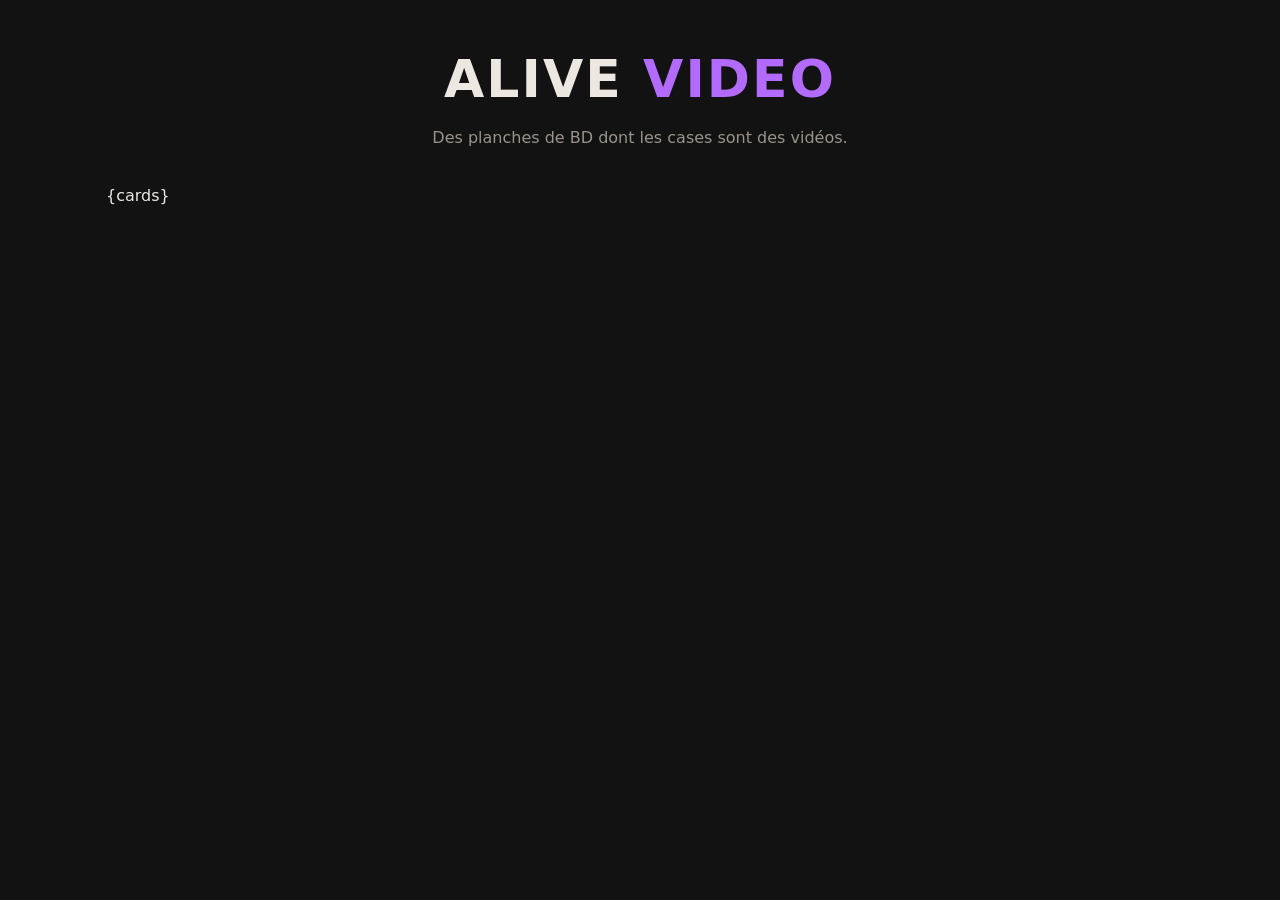
<file: player/shelf.html>
<!doctype html>
<html lang="fr">
<head>
<meta charset="utf-8">
<meta name="viewport" content="width=device-width, initial-scale=1">
<meta name="robots" content="noindex, nofollow">
<title>Alive Video</title>
<style>
  :root { --bg: #121212; --card: #1c1c1c; --ink: #ece8e1; --muted: #9a948a; --accent: #b36bff; }
  * { box-sizing: border-box; }
  body { margin: 0; background: var(--bg); color: var(--ink); font: 16px/1.5 system-ui, "Segoe UI", Roboto, sans-serif; }
  header { padding: 40px 16px 10px; text-align: center; }
  h1 { margin: 0; font-size: clamp(30px, 6vw, 52px); letter-spacing: .04em; }
  h1 b { color: var(--accent); }
  header p { margin: 8px 0 0; color: var(--muted); }
  main { max-width: 1100px; margin: 0 auto; padding: 24px 16px 60px; display: grid; gap: 22px;
          grid-template-columns: repeat(auto-fill, minmax(230px, 1fr)); }
  a.book { display: block; color: inherit; text-decoration: none; background: var(--card); border-radius: 12px;
            overflow: hidden; border: 1px solid #2a2a2a; transition: transform .2s, border-color .2s; }
  a.book:hover { transform: translateY(-3px); border-color: var(--accent); }
  a.book img { display: block; width: 100%; aspect-ratio: 2 / 3; object-fit: cover; object-position: top; background: #fff; }
  a.book div { padding: 10px 14px 14px; }
  a.book h2 { margin: 0; font-size: 17px; }
  a.book span { color: var(--muted); font-size: 14px; }
</style>
</head>
<body>
<header><h1>ALIVE <b>VIDEO</b></h1><p>Des planches de BD dont les cases sont des vidéos.</p></header>
<main>
{cards}
</main>
</body>
</html>
</file>
